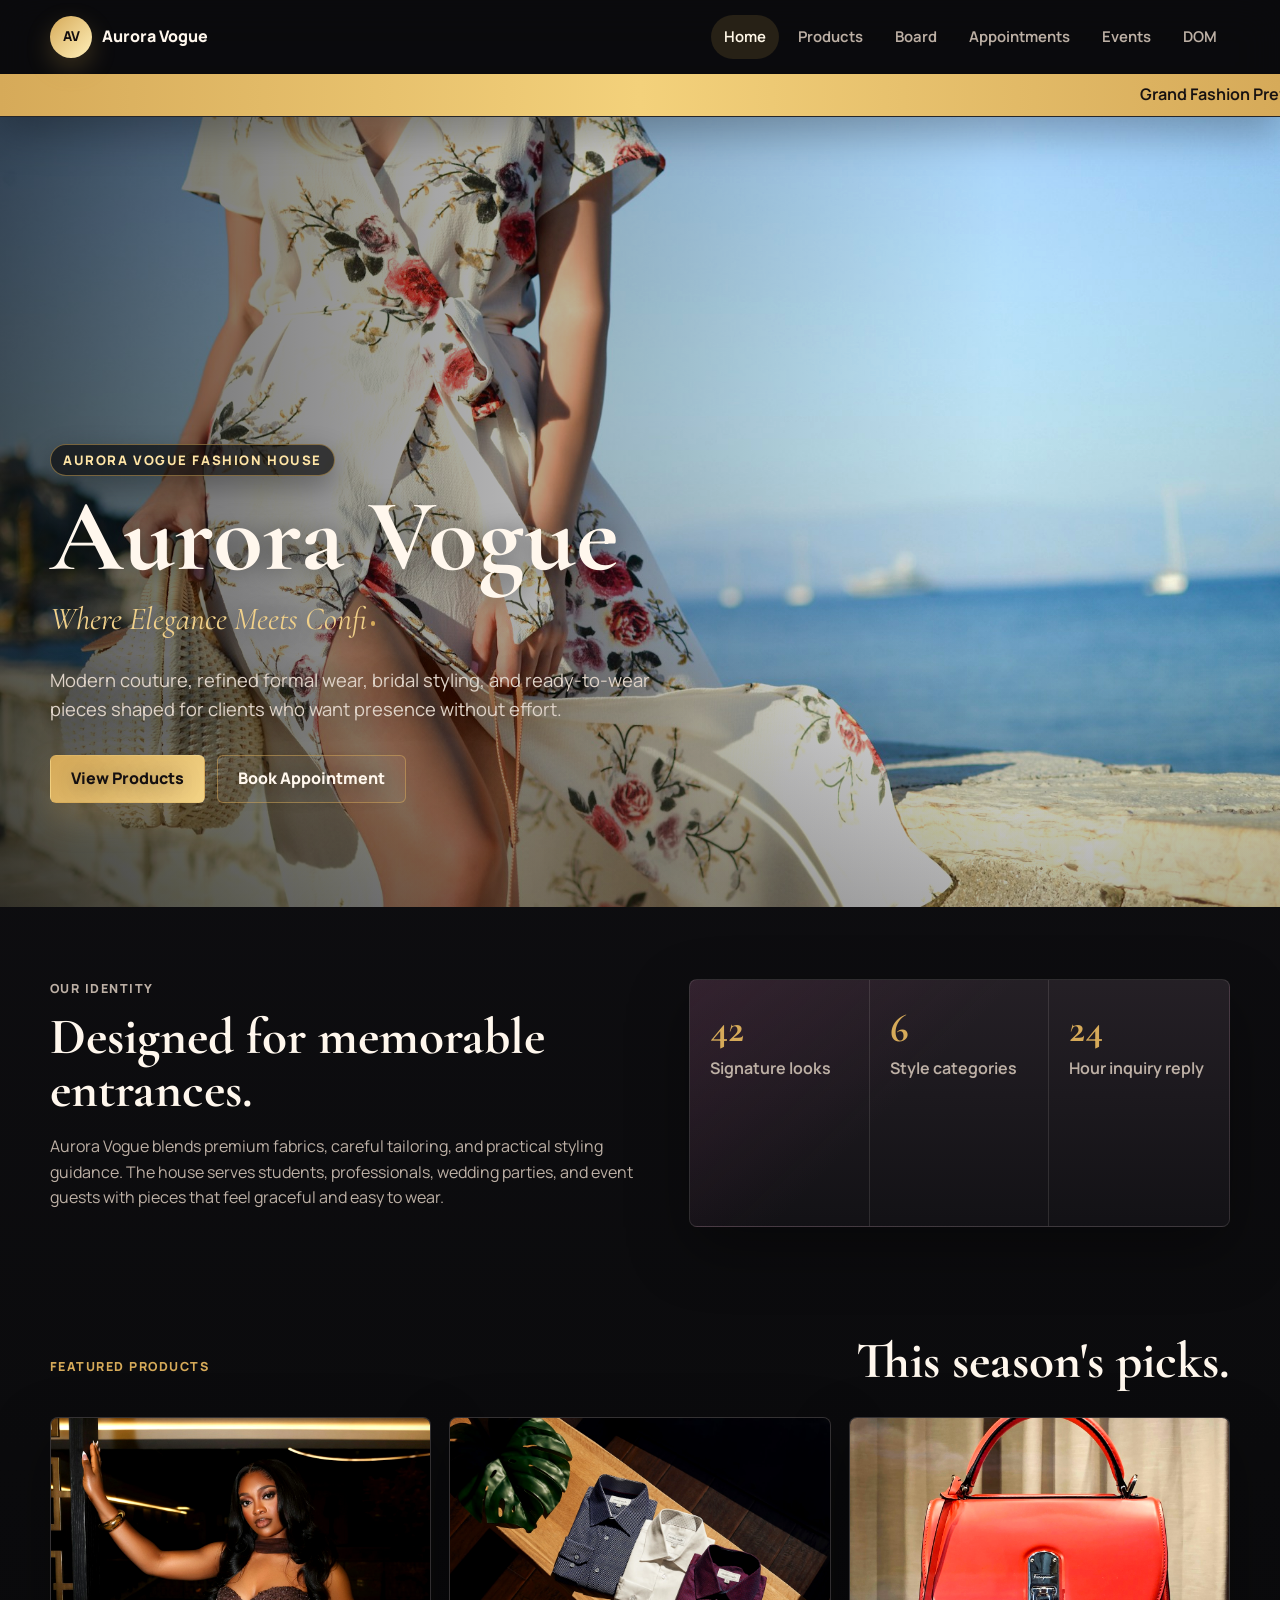
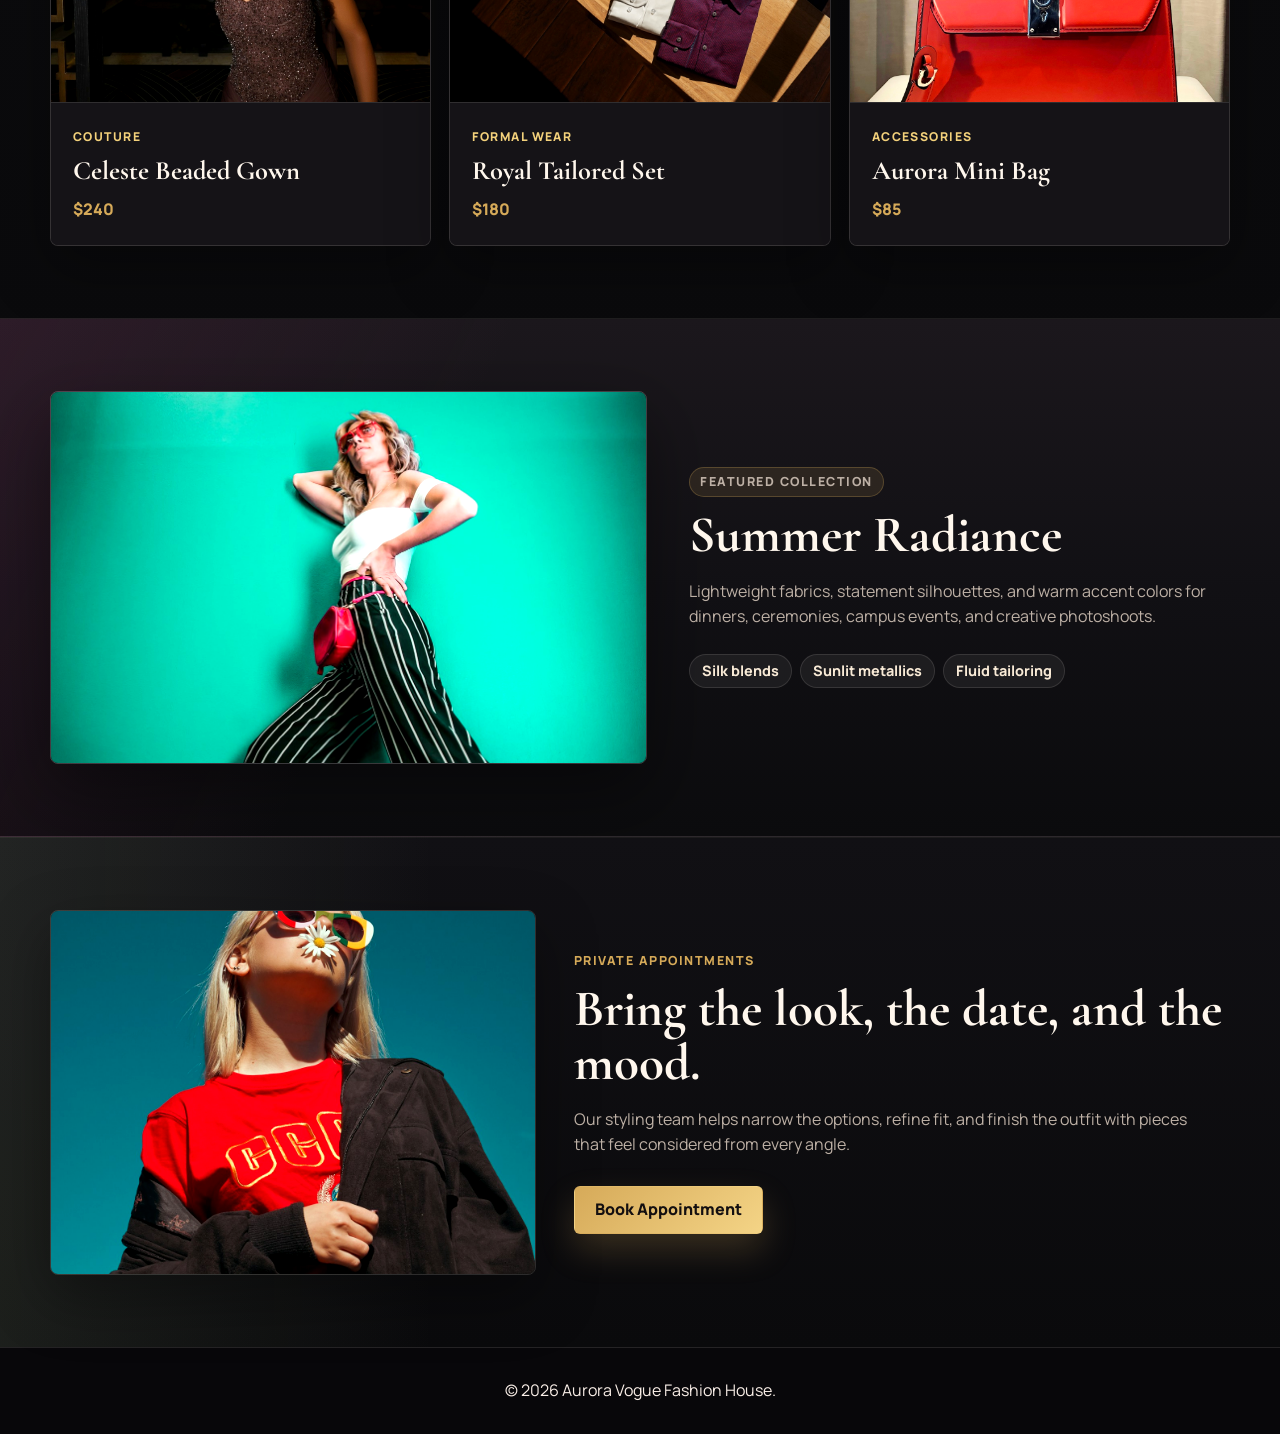
<file: index.html>
<!DOCTYPE html>
<html lang="en">
<head>
  <meta charset="UTF-8">
  <meta name="viewport" content="width=device-width, initial-scale=1.0">
  <title>Aurora Vogue | Fashion House</title>
  <link rel="stylesheet" href="styles.css">
  <script src="script.js" defer></script>
</head>
<body data-page="home">
  <header class="site-header">
    <nav class="nav-shell" aria-label="Main navigation">
      <a class="brand" href="index.html" aria-label="Aurora Vogue home">
        <span class="brand-mark">AV</span>
        <span>Aurora Vogue</span>
      </a>
      <button class="menu-toggle" type="button" aria-label="Open navigation" aria-expanded="false">Menu</button>
      <div class="nav-links">
        <a href="index.html">Home</a>
        <a href="products.html">Products</a>
        <a href="board.html">Board</a>
        <a href="appointments.html">Appointments</a>
        <a href="events.html">Events</a>
        <a href="dom.html">DOM</a>
      </div>
    </nav>
    <marquee class="ticker" behavior="scroll" direction="left">
      Grand Fashion Preview: September 1, 2026 | Bridal couture fittings open every Friday | Student showcase discount: 15% off selected pieces
    </marquee>
  </header>

  <main>
    <section class="hero">
      <img class="hero-image" src="assets/hero-fashion.jpg" alt="Elegant fashion model wearing a flowing couture dress">
      <div class="hero-overlay"></div>
      <div class="hero-content reveal">
        <p class="eyebrow">Aurora Vogue Fashion House</p>
        <h1>Aurora Vogue</h1>
        <p class="typing-motto" data-title="Where Elegance Meets Confidence." aria-label="Where Elegance Meets Confidence.">Where Elegance Meets Confidence.</p>
        <p>Modern couture, refined formal wear, bridal styling, and ready-to-wear pieces shaped for clients who want presence without effort.</p>
        <div class="hero-actions">
          <a class="button primary" href="products.html">View Products</a>
          <a class="button secondary" href="appointments.html">Book Appointment</a>
        </div>
      </div>
    </section>

    <section class="section atelier-intro">
      <div class="section-copy reveal">
        <p class="eyebrow">Our Identity</p>
        <h2>Designed for memorable entrances.</h2>
        <p>Aurora Vogue blends premium fabrics, careful tailoring, and practical styling guidance. The house serves students, professionals, wedding parties, and event guests with pieces that feel graceful and easy to wear.</p>
      </div>
      <div class="metric-strip reveal" aria-label="Fashion house highlights">
        <div>
          <strong data-count="42">0</strong>
          <span>Signature looks</span>
        </div>
        <div>
          <strong data-count="6">0</strong>
          <span>Style categories</span>
        </div>
        <div>
          <strong data-count="24">0</strong>
          <span>Hour inquiry reply</span>
        </div>
      </div>
    </section>

    <section class="section lookbook-section" aria-labelledby="lookbookTitle">
      <div class="section-heading reveal">
        <p class="eyebrow">Featured Products</p>
        <h2 id="lookbookTitle">This season's picks.</h2>
      </div>
      <div class="lookbook-grid">
        <a class="lookbook-card reveal" href="products.html" aria-label="View Celeste Beaded Gown">
          <img src="assets/celeste-evening-gown.jpg" alt="Model wearing a beaded evening gown with a gold clutch" loading="lazy">
          <div class="lookbook-copy">
            <span>Couture</span>
            <h3>Celeste Beaded Gown</h3>
            <p>$240</p>
          </div>
        </a>
        <a class="lookbook-card reveal" href="products.html" aria-label="View Royal Tailored Set">
          <img src="assets/royal-tailored-set.jpg" alt="Well dressed man in tailored outfit" loading="lazy">
          <div class="lookbook-copy">
            <span>Formal Wear</span>
            <h3>Royal Tailored Set</h3>
            <p>$180</p>
          </div>
        </a>
        <a class="lookbook-card reveal" href="products.html" aria-label="View Aurora Mini Bag">
          <img src="assets/aurora-mini-bag.jpg" alt="Luxury handbag on display" loading="lazy">
          <div class="lookbook-copy">
            <span>Accessories</span>
            <h3>Aurora Mini Bag</h3>
            <p>$85</p>
          </div>
        </a>
      </div>
    </section>

    <section class="section feature-band" aria-labelledby="summerRadianceTitle">
      <div class="feature-image reveal">
        <img src="assets/summer-radiance.jpg" alt="Fashion model in a warm-toned summer outfit" loading="lazy">
      </div>
      <div class="feature-copy reveal">
        <p class="eyebrow">Featured Collection</p>
        <h2 id="summerRadianceTitle">Summer Radiance</h2>
        <p>Lightweight fabrics, statement silhouettes, and warm accent colors for dinners, ceremonies, campus events, and creative photoshoots.</p>
        <div class="collection-notes" aria-label="Collection highlights">
          <span>Silk blends</span>
          <span>Sunlit metallics</span>
          <span>Fluid tailoring</span>
        </div>
      </div>
    </section>

    <section class="home-appointment">
      <div class="home-appointment-image reveal">
        <img src="assets/appointment-styling.jpg" alt="Fashion model in a styled studio portrait" loading="lazy">
      </div>
      <div class="home-appointment-copy reveal">
        <p class="eyebrow">Private Appointments</p>
        <h2>Bring the look, the date, and the mood.</h2>
        <p>Our styling team helps narrow the options, refine fit, and finish the outfit with pieces that feel considered from every angle.</p>
        <div class="appointment-actions">
          <a class="button primary" href="appointments.html">Book Appointment</a>
        </div>
      </div>
    </section>
  </main>

  <footer class="site-footer">
    <p>&copy; <span data-year></span> Aurora Vogue Fashion House.</p>
  </footer>
</body>
</html>
</file>
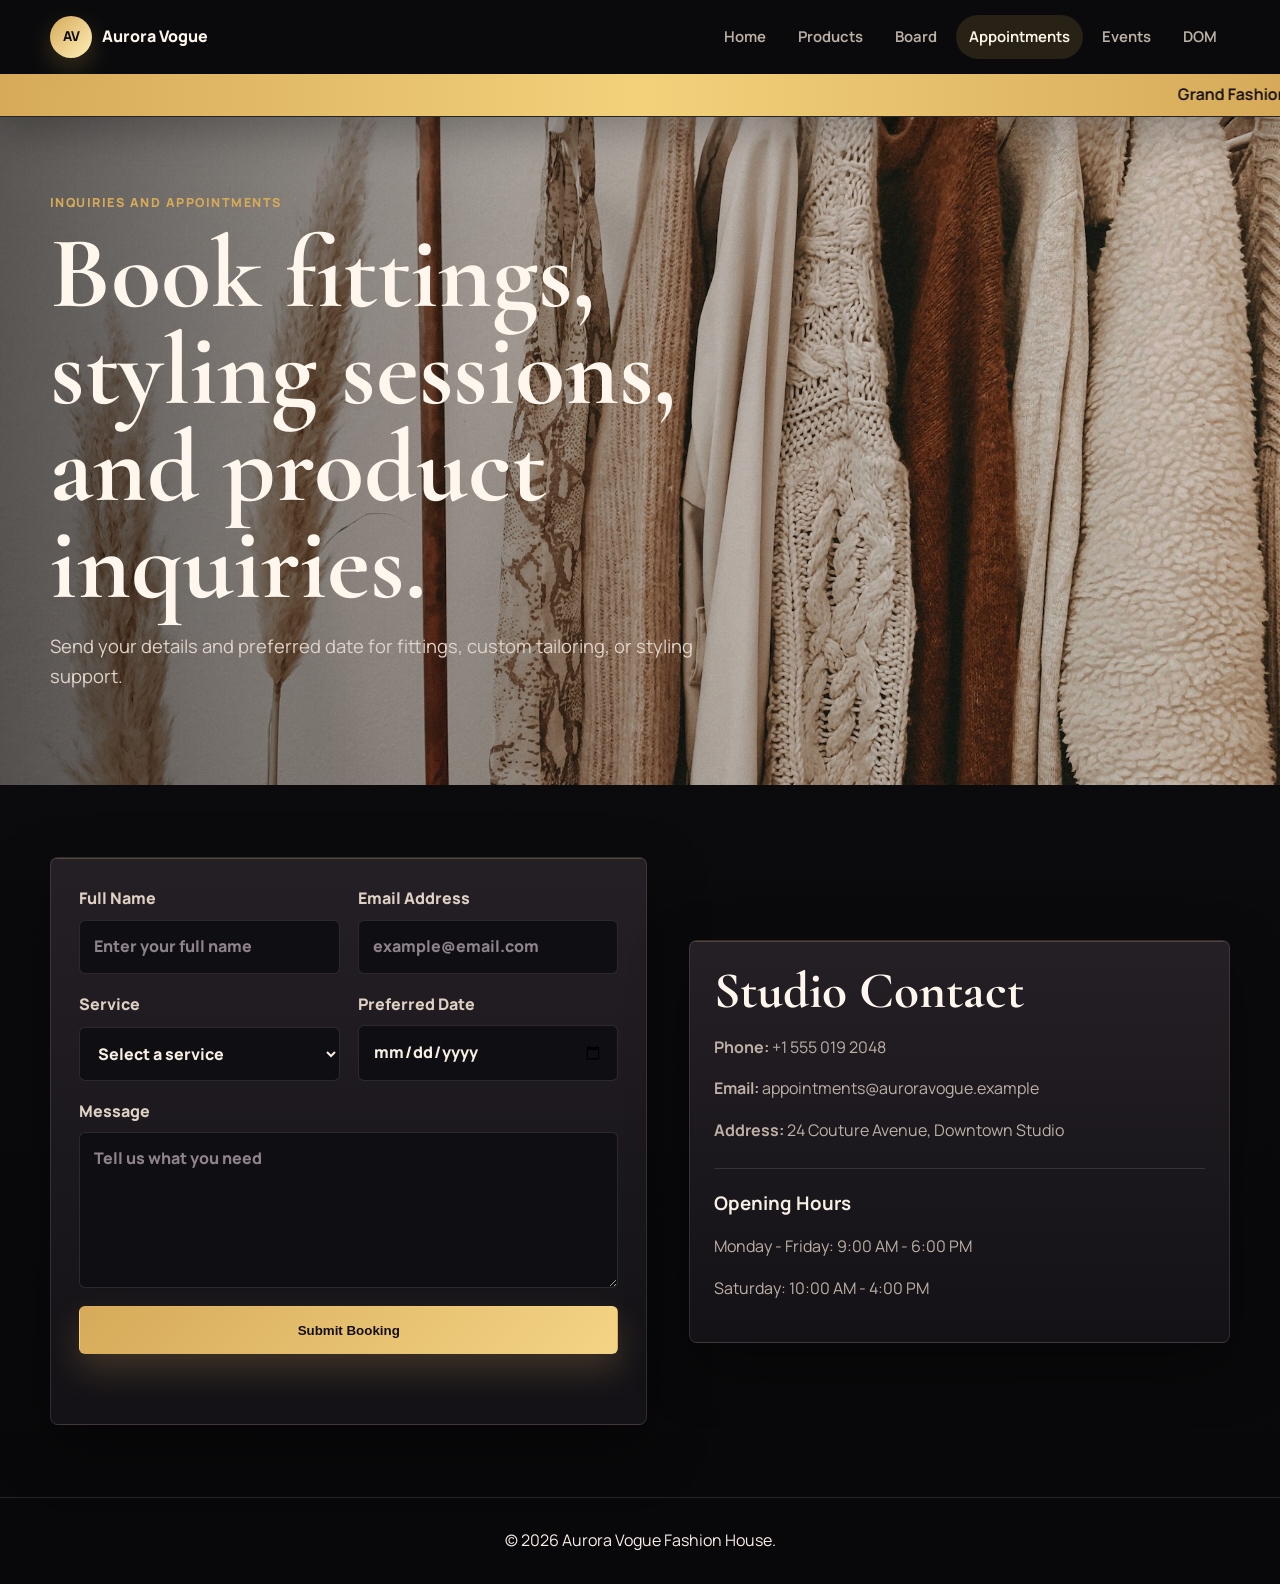
<file: appointments.html>
<!DOCTYPE html>
<html lang="en">
<head>
  <meta charset="UTF-8">
  <meta name="viewport" content="width=device-width, initial-scale=1.0">
  <title>Appointments | Aurora Vogue</title>
  <link rel="stylesheet" href="styles.css">
  <script src="script.js" defer></script>
</head>
<body data-page="appointments">
  <header class="site-header">
    <nav class="nav-shell" aria-label="Main navigation">
      <a class="brand" href="index.html"><span class="brand-mark">AV</span><span>Aurora Vogue</span></a>
      <button class="menu-toggle" type="button" aria-label="Open navigation" aria-expanded="false">Menu</button>
      <div class="nav-links">
        <a href="index.html">Home</a>
        <a href="products.html">Products</a>
        <a href="board.html">Board</a>
        <a href="appointments.html">Appointments</a>
        <a href="events.html">Events</a>
        <a href="dom.html">DOM</a>
      </div>
    </nav>
    <marquee class="ticker" behavior="scroll" direction="left">
      Grand Fashion Preview: September 1, 2026 | Bridal couture fittings open every Friday | Student showcase discount: 15% off selected pieces
    </marquee>
  </header>

  <main>
    <section class="page-hero appointment-hero">
      <div class="page-hero-inner reveal">
        <p class="eyebrow">Inquiries and Appointments</p>
        <h1>Book fittings, styling sessions, and product inquiries.</h1>
        <p>Send your details and preferred date for fittings, custom tailoring, or styling support.</p>
      </div>
    </section>

    <section class="section contact-layout">
      <form class="appointment-form reveal" id="appointmentForm">
        <label>
          Full Name
          <input type="text" name="name" placeholder="Enter your full name" required>
        </label>
        <label>
          Email Address
          <input type="email" name="email" placeholder="example@email.com" required>
        </label>
        <label>
          Service
          <select name="service" required>
            <option value="">Select a service</option>
            <option>Bridal consultation</option>
            <option>Custom tailoring</option>
            <option>Product inquiry</option>
            <option>Event styling</option>
          </select>
        </label>
        <label>
          Preferred Date
          <input type="date" name="date" required>
        </label>
        <label class="full-span">
          Message
          <textarea name="message" rows="5" placeholder="Tell us what you need"></textarea>
        </label>
        <button class="button primary full-span" type="submit">Submit Booking</button>
        <p class="form-status full-span" id="formStatus" role="status"></p>
      </form>

      <aside class="contact-panel reveal">
        <h2>Studio Contact</h2>
        <p><strong>Phone:</strong> +1 555 019 2048</p>
        <p><strong>Email:</strong> appointments@auroravogue.example</p>
        <p><strong>Address:</strong> 24 Couture Avenue, Downtown Studio</p>
        <div class="hours">
          <h3>Opening Hours</h3>
          <p>Monday - Friday: 9:00 AM - 6:00 PM</p>
          <p>Saturday: 10:00 AM - 4:00 PM</p>
        </div>
      </aside>
    </section>
  </main>

  <footer class="site-footer">
    <p>&copy; <span data-year></span> Aurora Vogue Fashion House.</p>
  </footer>
</body>
</html>
</file>
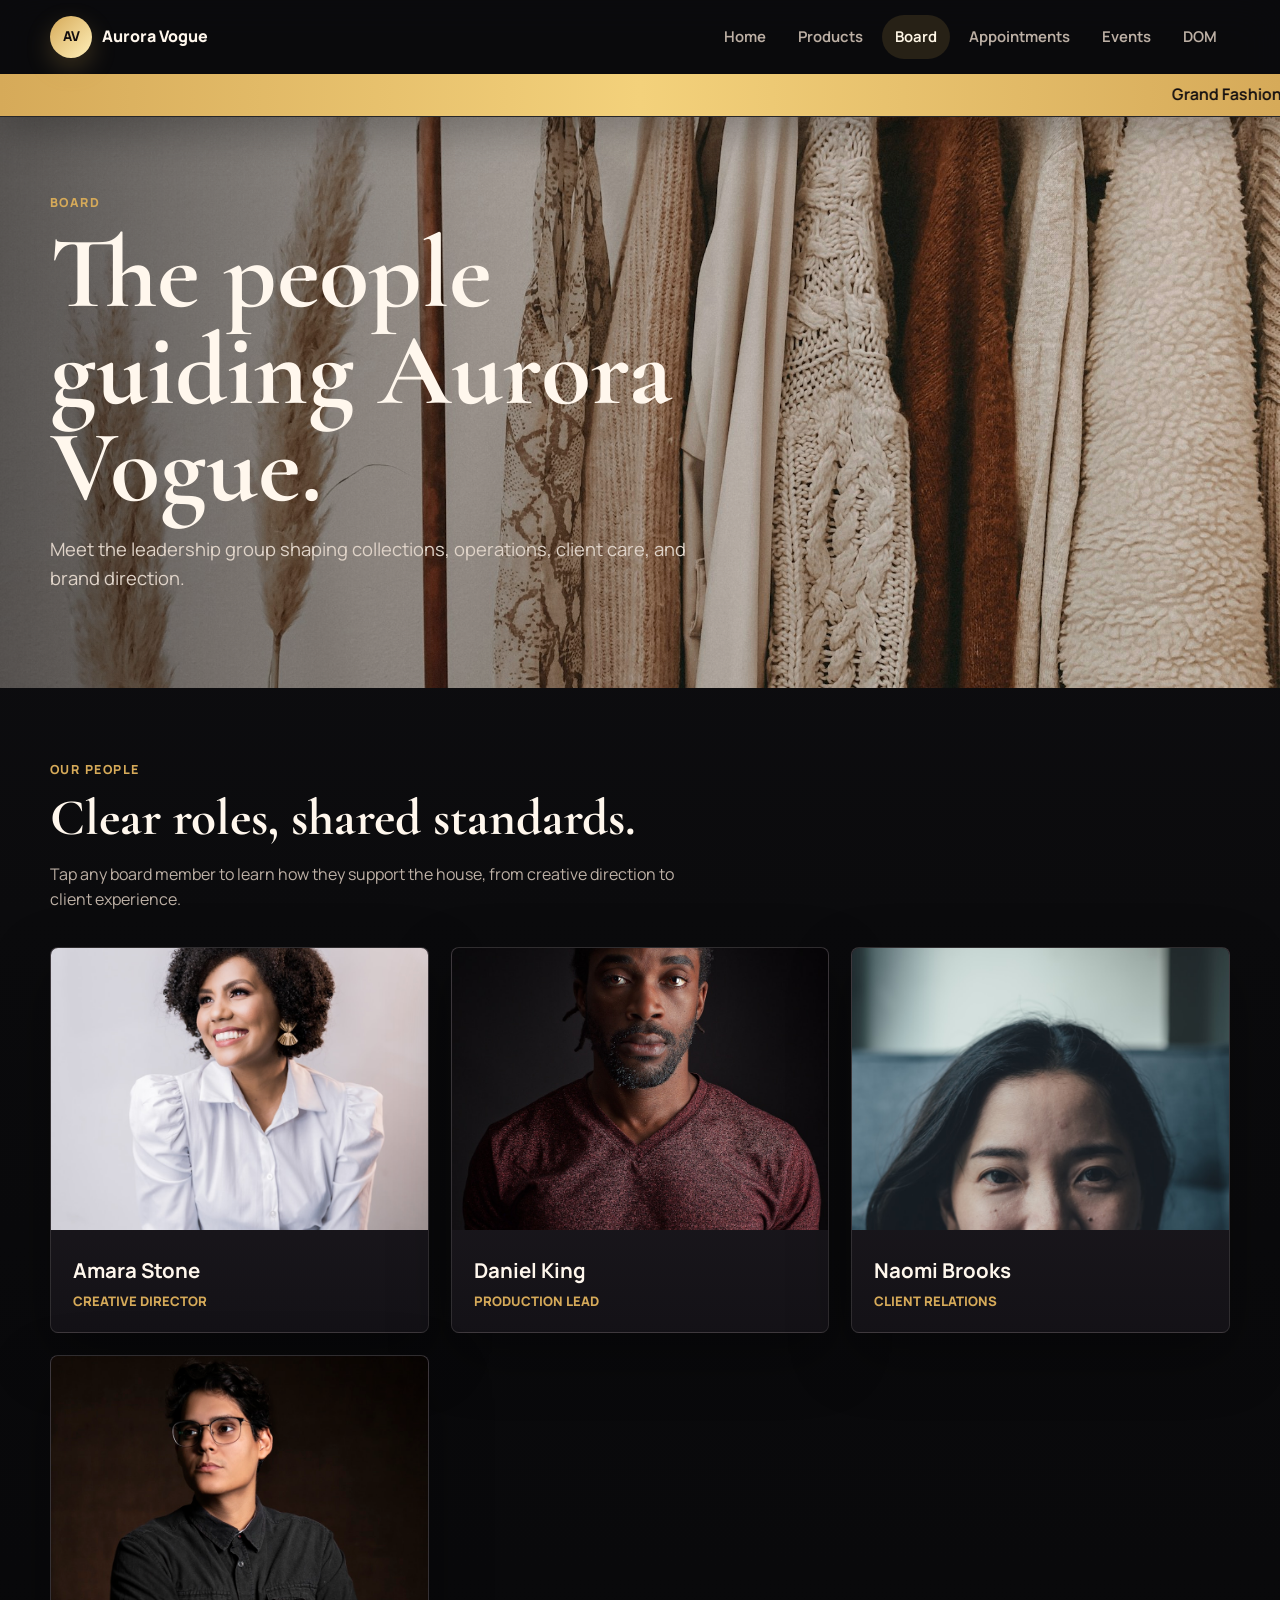
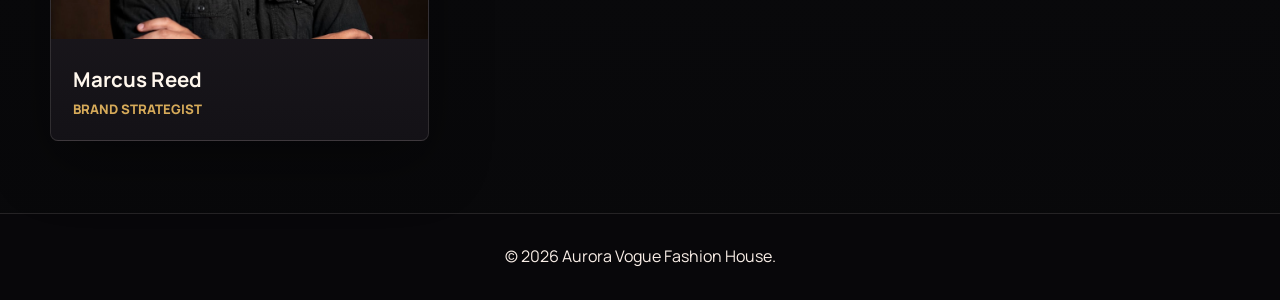
<file: board.html>
<!DOCTYPE html>
<html lang="en">
<head>
  <meta charset="UTF-8">
  <meta name="viewport" content="width=device-width, initial-scale=1.0">
  <title>Board | Aurora Vogue</title>
  <link rel="stylesheet" href="styles.css">
  <script src="script.js" defer></script>
</head>
<body data-page="board">
  <header class="site-header">
    <nav class="nav-shell" aria-label="Main navigation">
      <a class="brand" href="index.html"><span class="brand-mark">AV</span><span>Aurora Vogue</span></a>
      <button class="menu-toggle" type="button" aria-label="Open navigation" aria-expanded="false">Menu</button>
      <div class="nav-links">
        <a href="index.html">Home</a>
        <a href="products.html">Products</a>
        <a href="board.html">Board</a>
        <a href="appointments.html">Appointments</a>
        <a href="events.html">Events</a>
        <a href="dom.html">DOM</a>
      </div>
    </nav>
    <marquee class="ticker" behavior="scroll" direction="left">
      Grand Fashion Preview: September 1, 2026 | Bridal couture fittings open every Friday | Student showcase discount: 15% off selected pieces
    </marquee>
  </header>

  <main>
    <section class="page-hero board-hero">
      <div class="page-hero-inner reveal">
        <p class="eyebrow">Board</p>
        <h1>The people guiding Aurora Vogue.</h1>
        <p>Meet the leadership group shaping collections, operations, client care, and brand direction.</p>
      </div>
    </section>

    <section class="section board-section">
      <div class="board-intro reveal">
        <p class="eyebrow">Our People</p>
        <h2>Clear roles, shared standards.</h2>
        <p>Tap any board member to learn how they support the house, from creative direction to client experience.</p>
      </div>
      <div class="board-grid">
        <article class="member-card reveal" tabindex="0" role="button" data-name="Amara Stone" data-role="Creative Director" data-img="assets/amara-stone.jpg" data-bio="Amara leads Aurora Vogue's visual language, seasonal themes, styling direction, and couture standards. She reviews every collection for elegance, balance, and a clear point of view.">
          <div class="member-img-wrap">
            <img src="assets/amara-stone.jpg" alt="Professional portrait for Amara Stone" loading="lazy">
            <div class="member-overlay"><span>View Profile</span></div>
          </div>
          <div class="member-info">
            <h2 class="member-name">Amara Stone</h2>
            <p class="member-role">Creative Director</p>
          </div>
        </article>
        <article class="member-card reveal" tabindex="0" role="button" data-name="Daniel King" data-role="Production Lead" data-img="assets/daniel-king.jpg" data-bio="Daniel manages garment workflow, fitting schedules, fabric handling, and finishing checks so each piece moves from concept to final look with care.">
          <div class="member-img-wrap">
            <img src="assets/daniel-king.jpg" alt="Professional portrait for Daniel King" loading="lazy">
            <div class="member-overlay"><span>View Profile</span></div>
          </div>
          <div class="member-info">
            <h2 class="member-name">Daniel King</h2>
            <p class="member-role">Production Lead</p>
          </div>
        </article>
        <article class="member-card reveal" tabindex="0" role="button" data-name="Naomi Brooks" data-role="Client Relations" data-img="assets/naomi-brooks.jpg" data-bio="Naomi coordinates appointments, styling notes, client feedback, and special occasion planning so each client feels guided before, during, and after their fitting.">
          <div class="member-img-wrap">
            <img src="assets/naomi-brooks.jpg" alt="Professional portrait for Naomi Brooks" loading="lazy">
            <div class="member-overlay"><span>View Profile</span></div>
          </div>
          <div class="member-info">
            <h2 class="member-name">Naomi Brooks</h2>
            <p class="member-role">Client Relations</p>
          </div>
        </article>
        <article class="member-card reveal" tabindex="0" role="button" data-name="Marcus Reed" data-role="Brand Strategist" data-img="assets/marcus-reed.jpg" data-bio="Marcus shapes campaign ideas, event presence, partnerships, and the public voice of Aurora Vogue across launches and community moments.">
          <div class="member-img-wrap">
            <img src="assets/marcus-reed.jpg" alt="Professional portrait for Marcus Reed" loading="lazy">
            <div class="member-overlay"><span>View Profile</span></div>
          </div>
          <div class="member-info">
            <h2 class="member-name">Marcus Reed</h2>
            <p class="member-role">Brand Strategist</p>
          </div>
        </article>
      </div>
    </section>

    <div class="modal-backdrop" id="memberModal" aria-hidden="true">
      <div class="modal-box" role="dialog" aria-modal="true" aria-labelledby="modalName">
        <button class="modal-close" id="modalClose" type="button" aria-label="Close profile">&times;</button>
        <div class="modal-body">
          <img class="modal-img" id="modalImg" src="assets/amara-stone.jpg" alt="">
          <div class="modal-text">
            <p class="eyebrow">Board Member</p>
            <h2 id="modalName">Amara Stone</h2>
            <p class="modal-role" id="modalRole">Creative Director</p>
            <p class="modal-bio" id="modalBio"></p>
          </div>
        </div>
      </div>
    </div>
  </main>

  <footer class="site-footer">
    <p>&copy; <span data-year></span> Aurora Vogue Fashion House.</p>
  </footer>
</body>
</html>
</file>
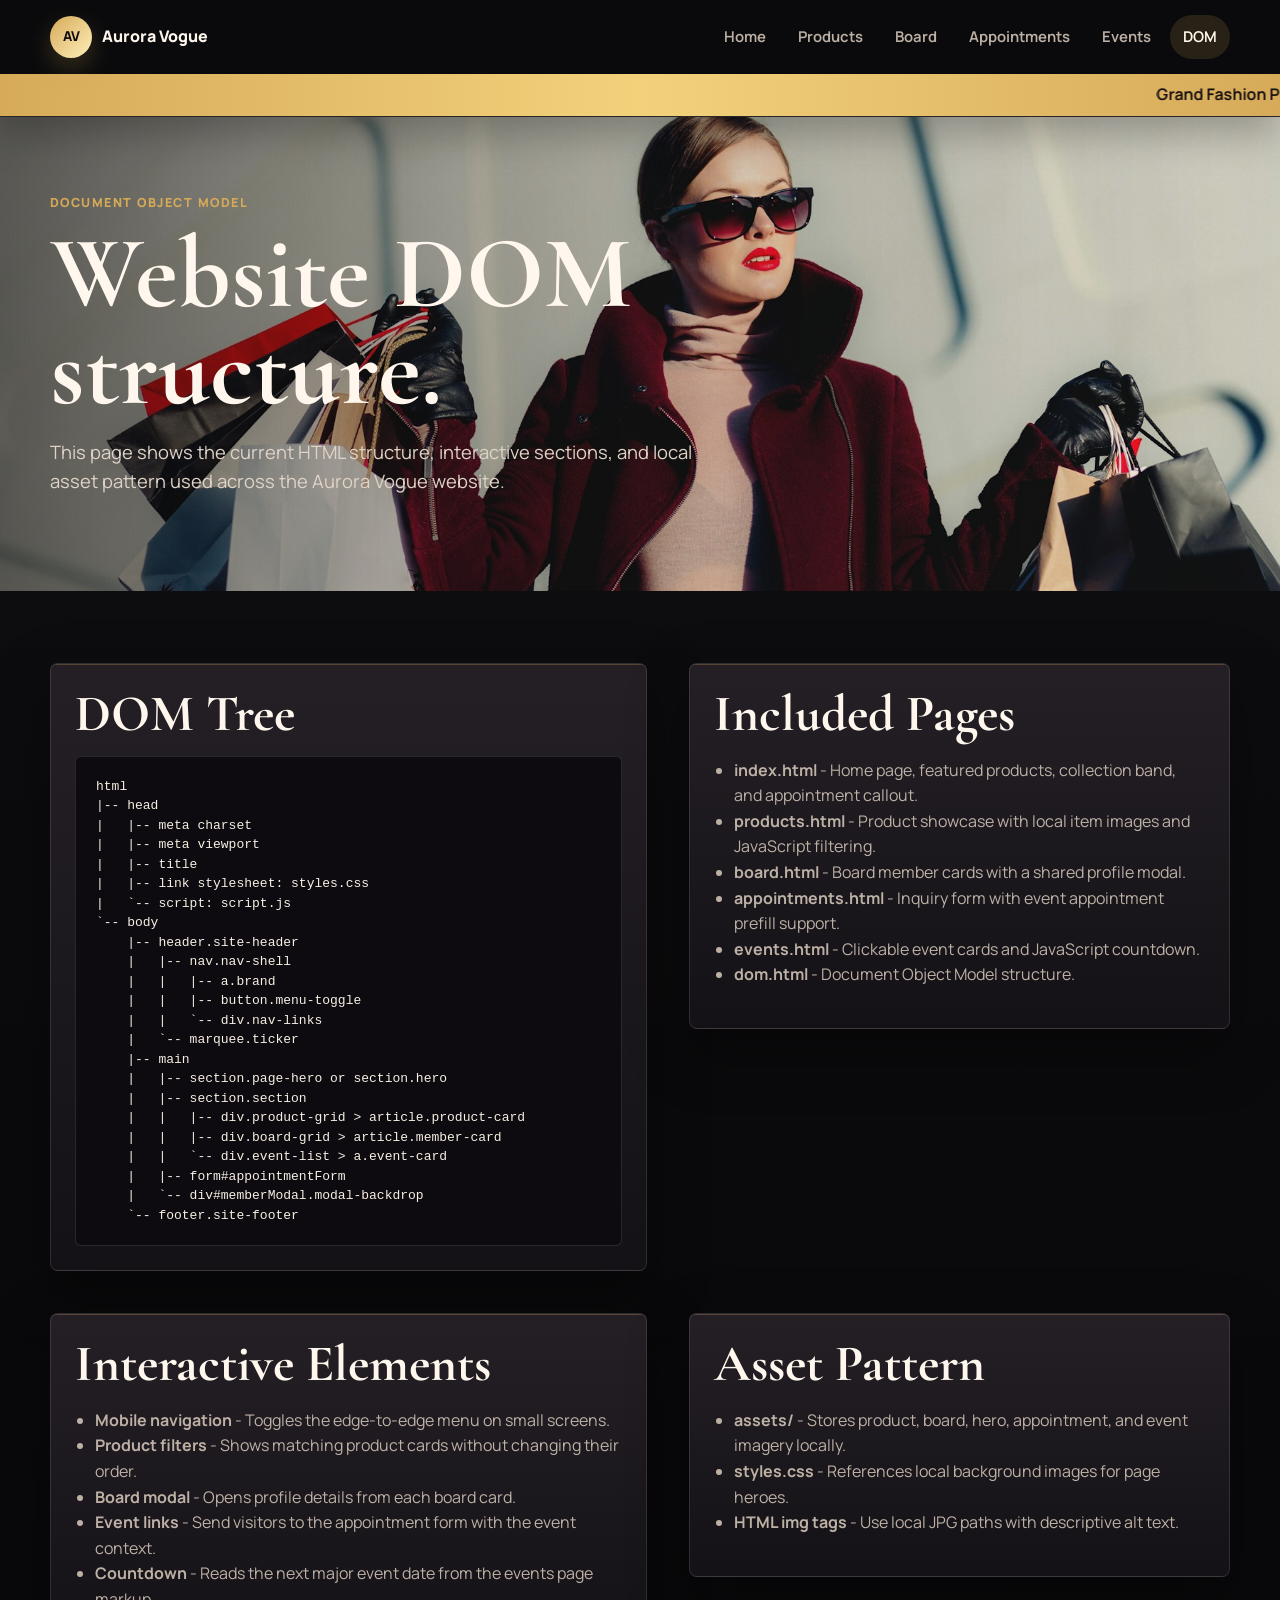
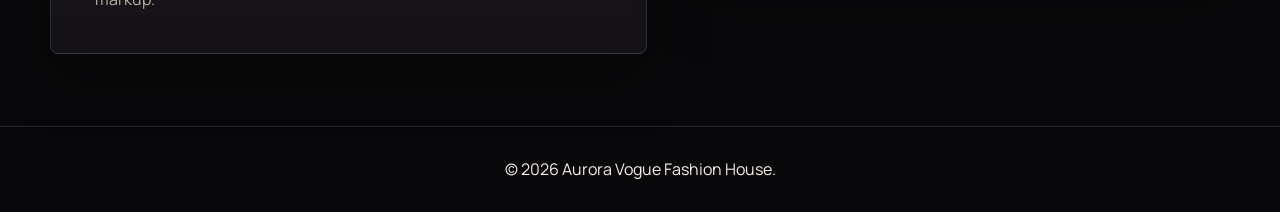
<file: dom.html>
<!DOCTYPE html>
<html lang="en">
<head>
  <meta charset="UTF-8">
  <meta name="viewport" content="width=device-width, initial-scale=1.0">
  <title>DOM Structure | Aurora Vogue</title>
  <link rel="stylesheet" href="styles.css">
  <script src="script.js" defer></script>
</head>
<body data-page="dom">
  <header class="site-header">
    <nav class="nav-shell" aria-label="Main navigation">
      <a class="brand" href="index.html"><span class="brand-mark">AV</span><span>Aurora Vogue</span></a>
      <button class="menu-toggle" type="button" aria-label="Open navigation" aria-expanded="false">Menu</button>
      <div class="nav-links">
        <a href="index.html">Home</a>
        <a href="products.html">Products</a>
        <a href="board.html">Board</a>
        <a href="appointments.html">Appointments</a>
        <a href="events.html">Events</a>
        <a href="dom.html">DOM</a>
      </div>
    </nav>
    <marquee class="ticker" behavior="scroll" direction="left">
      Grand Fashion Preview: September 1, 2026 | Bridal couture fittings open every Friday | Student showcase discount: 15% off selected pieces
    </marquee>
  </header>

  <main>
    <section class="page-hero compact">
      <div class="page-hero-inner reveal">
        <p class="eyebrow">Document Object Model</p>
        <h1>Website DOM structure.</h1>
        <p>This page shows the current HTML structure, interactive sections, and local asset pattern used across the Aurora Vogue website.</p>
      </div>
    </section>

    <section class="section dom-layout">
      <div class="dom-card reveal">
        <h2>DOM Tree</h2>
        <!-- Keep this tree in sync when major page sections or shared components change. -->
        <pre><code>html
|-- head
|   |-- meta charset
|   |-- meta viewport
|   |-- title
|   |-- link stylesheet: styles.css
|   `-- script: script.js
`-- body
    |-- header.site-header
    |   |-- nav.nav-shell
    |   |   |-- a.brand
    |   |   |-- button.menu-toggle
    |   |   `-- div.nav-links
    |   `-- marquee.ticker
    |-- main
    |   |-- section.page-hero or section.hero
    |   |-- section.section
    |   |   |-- div.product-grid > article.product-card
    |   |   |-- div.board-grid > article.member-card
    |   |   `-- div.event-list > a.event-card
    |   |-- form#appointmentForm
    |   `-- div#memberModal.modal-backdrop
    `-- footer.site-footer</code></pre>
      </div>

      <div class="dom-card reveal">
        <h2>Included Pages</h2>
        <ul class="page-list">
          <li><strong>index.html</strong> - Home page, featured products, collection band, and appointment callout.</li>
          <li><strong>products.html</strong> - Product showcase with local item images and JavaScript filtering.</li>
          <li><strong>board.html</strong> - Board member cards with a shared profile modal.</li>
          <li><strong>appointments.html</strong> - Inquiry form with event appointment prefill support.</li>
          <li><strong>events.html</strong> - Clickable event cards and JavaScript countdown.</li>
          <li><strong>dom.html</strong> - Document Object Model structure.</li>
        </ul>
      </div>

      <div class="dom-card reveal">
        <h2>Interactive Elements</h2>
        <ul class="page-list">
          <li><strong>Mobile navigation</strong> - Toggles the edge-to-edge menu on small screens.</li>
          <li><strong>Product filters</strong> - Shows matching product cards without changing their order.</li>
          <li><strong>Board modal</strong> - Opens profile details from each board card.</li>
          <li><strong>Event links</strong> - Send visitors to the appointment form with the event context.</li>
          <li><strong>Countdown</strong> - Reads the next major event date from the events page markup.</li>
        </ul>
      </div>

      <div class="dom-card reveal">
        <h2>Asset Pattern</h2>
        <ul class="page-list">
          <li><strong>assets/</strong> - Stores product, board, hero, appointment, and event imagery locally.</li>
          <li><strong>styles.css</strong> - References local background images for page heroes.</li>
          <li><strong>HTML img tags</strong> - Use local JPG paths with descriptive alt text.</li>
        </ul>
      </div>
    </section>
  </main>

  <footer class="site-footer">
    <p>&copy; <span data-year></span> Aurora Vogue Fashion House.</p>
  </footer>
</body>
</html>
</file>
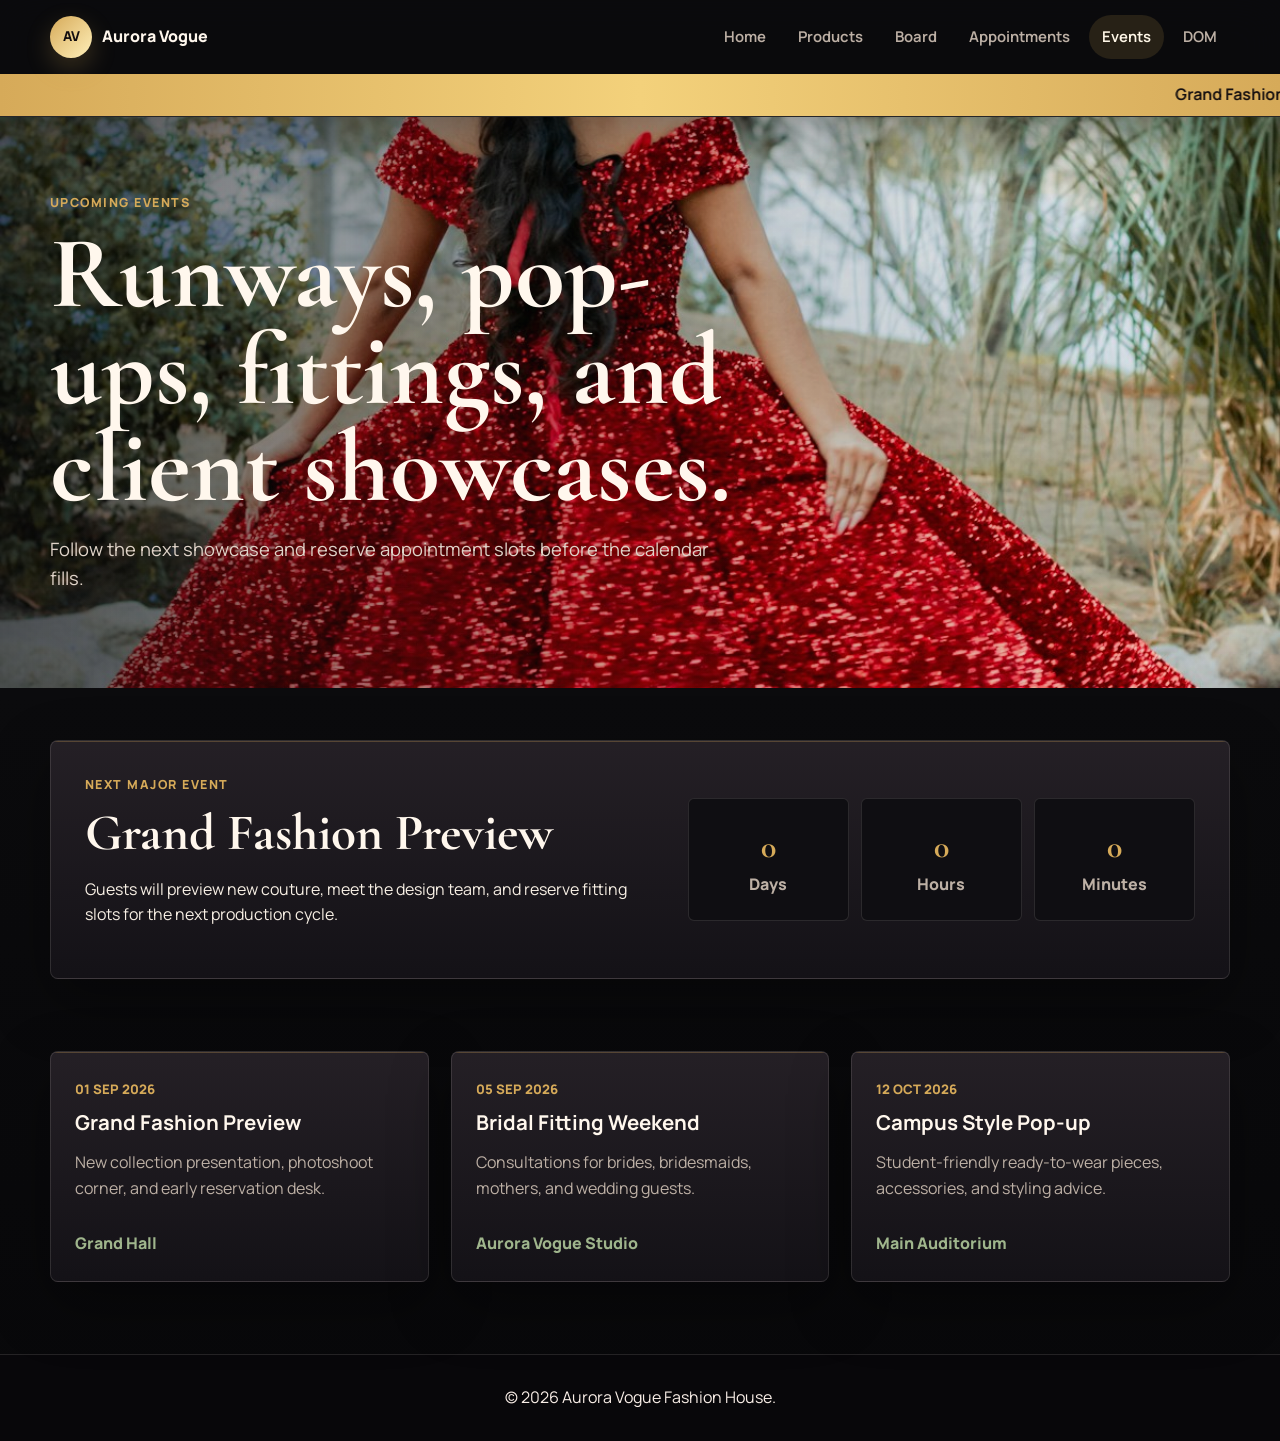
<file: events.html>
<!DOCTYPE html>
<html lang="en">
<head>
  <meta charset="UTF-8">
  <meta name="viewport" content="width=device-width, initial-scale=1.0">
  <title>Events | Aurora Vogue</title>
  <link rel="stylesheet" href="styles.css">
  <script src="script.js" defer></script>
</head>
<body data-page="events">
  <header class="site-header">
    <nav class="nav-shell" aria-label="Main navigation">
      <a class="brand" href="index.html"><span class="brand-mark">AV</span><span>Aurora Vogue</span></a>
      <button class="menu-toggle" type="button" aria-label="Open navigation" aria-expanded="false">Menu</button>
      <div class="nav-links">
        <a href="index.html">Home</a>
        <a href="products.html">Products</a>
        <a href="board.html">Board</a>
        <a href="appointments.html">Appointments</a>
        <a href="events.html">Events</a>
        <a href="dom.html">DOM</a>
      </div>
    </nav>
    <marquee class="ticker" behavior="scroll" direction="left">
      Grand Fashion Preview: September 1, 2026 | Bridal couture fittings open every Friday | Student showcase discount: 15% off selected pieces
    </marquee>
  </header>

  <main>
    <section class="page-hero events-hero">
      <div class="page-hero-inner reveal">
        <p class="eyebrow">Upcoming Events</p>
        <h1>Runways, pop-ups, fittings, and client showcases.</h1>
        <p>Follow the next showcase and reserve appointment slots before the calendar fills.</p>
      </div>
    </section>

    <section class="section event-focus reveal">
      <div>
        <p class="eyebrow">Next Major Event</p>
        <h2>Grand Fashion Preview</h2>
        <p>Guests will preview new couture, meet the design team, and reserve fitting slots for the next production cycle.</p>
      </div>
      <div class="countdown" data-event-date="2026-09-01T10:00:00">
        <div><strong data-days>0</strong><span>Days</span></div>
        <div><strong data-hours>0</strong><span>Hours</span></div>
        <div><strong data-minutes>0</strong><span>Minutes</span></div>
      </div>
    </section>

    <section class="section">
      <div class="event-list">
        <a class="event-card reveal" href="appointments.html?event=grand-fashion-preview" aria-label="Book appointment for Grand Fashion Preview">
          <time datetime="2026-09-01">01 Sep 2026</time>
          <h2>Grand Fashion Preview</h2>
          <p>New collection presentation, photoshoot corner, and early reservation desk.</p>
          <span>Grand Hall</span>
        </a>
        <a class="event-card reveal" href="appointments.html?event=bridal-fitting-weekend" aria-label="Book appointment for Bridal Fitting Weekend">
          <time datetime="2026-09-05">05 Sep 2026</time>
          <h2>Bridal Fitting Weekend</h2>
          <p>Consultations for brides, bridesmaids, mothers, and wedding guests.</p>
          <span>Aurora Vogue Studio</span>
        </a>
        <a class="event-card reveal" href="appointments.html?event=campus-style-popup" aria-label="Book appointment for Campus Style Pop-up">
          <time datetime="2026-10-12">12 Oct 2026</time>
          <h2>Campus Style Pop-up</h2>
          <p>Student-friendly ready-to-wear pieces, accessories, and styling advice.</p>
          <span>Main Auditorium</span>
        </a>
      </div>
    </section>
  </main>

  <footer class="site-footer">
    <p>&copy; <span data-year></span> Aurora Vogue Fashion House.</p>
  </footer>
</body>
</html>
</file>
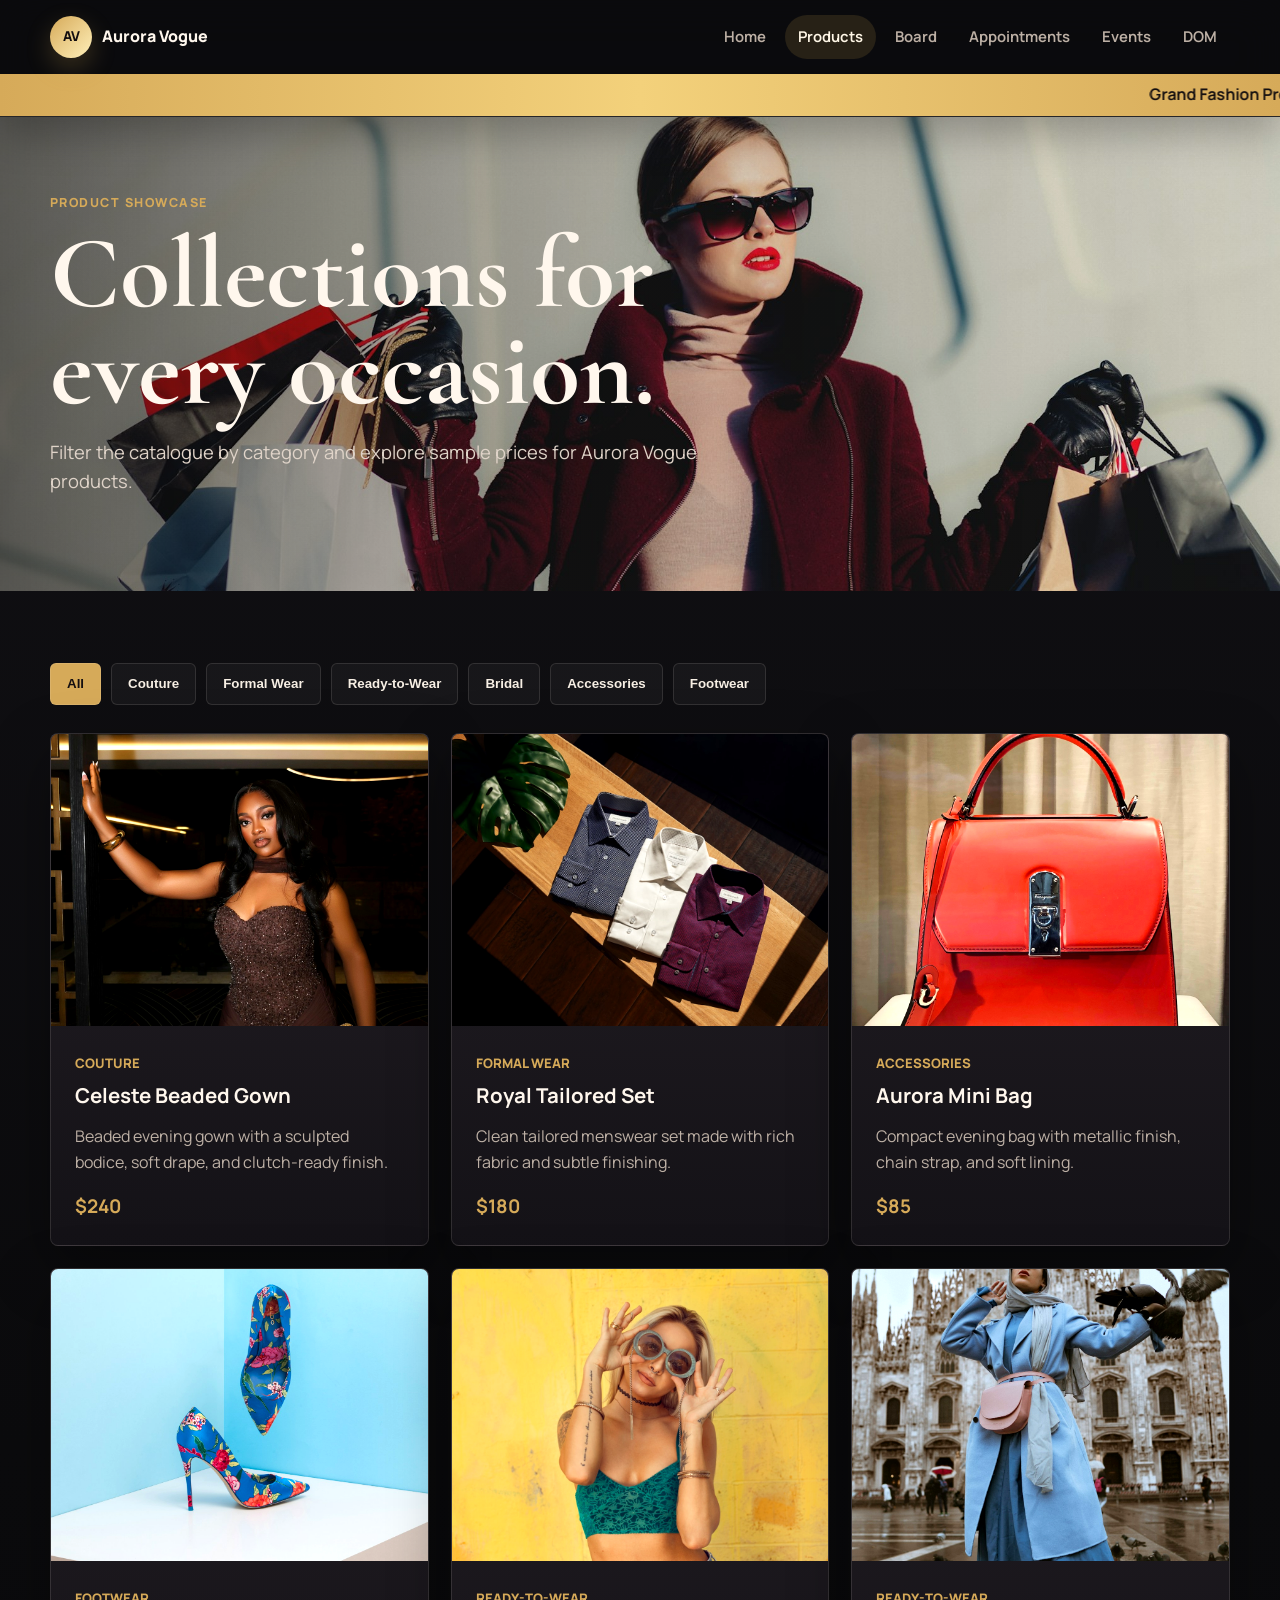
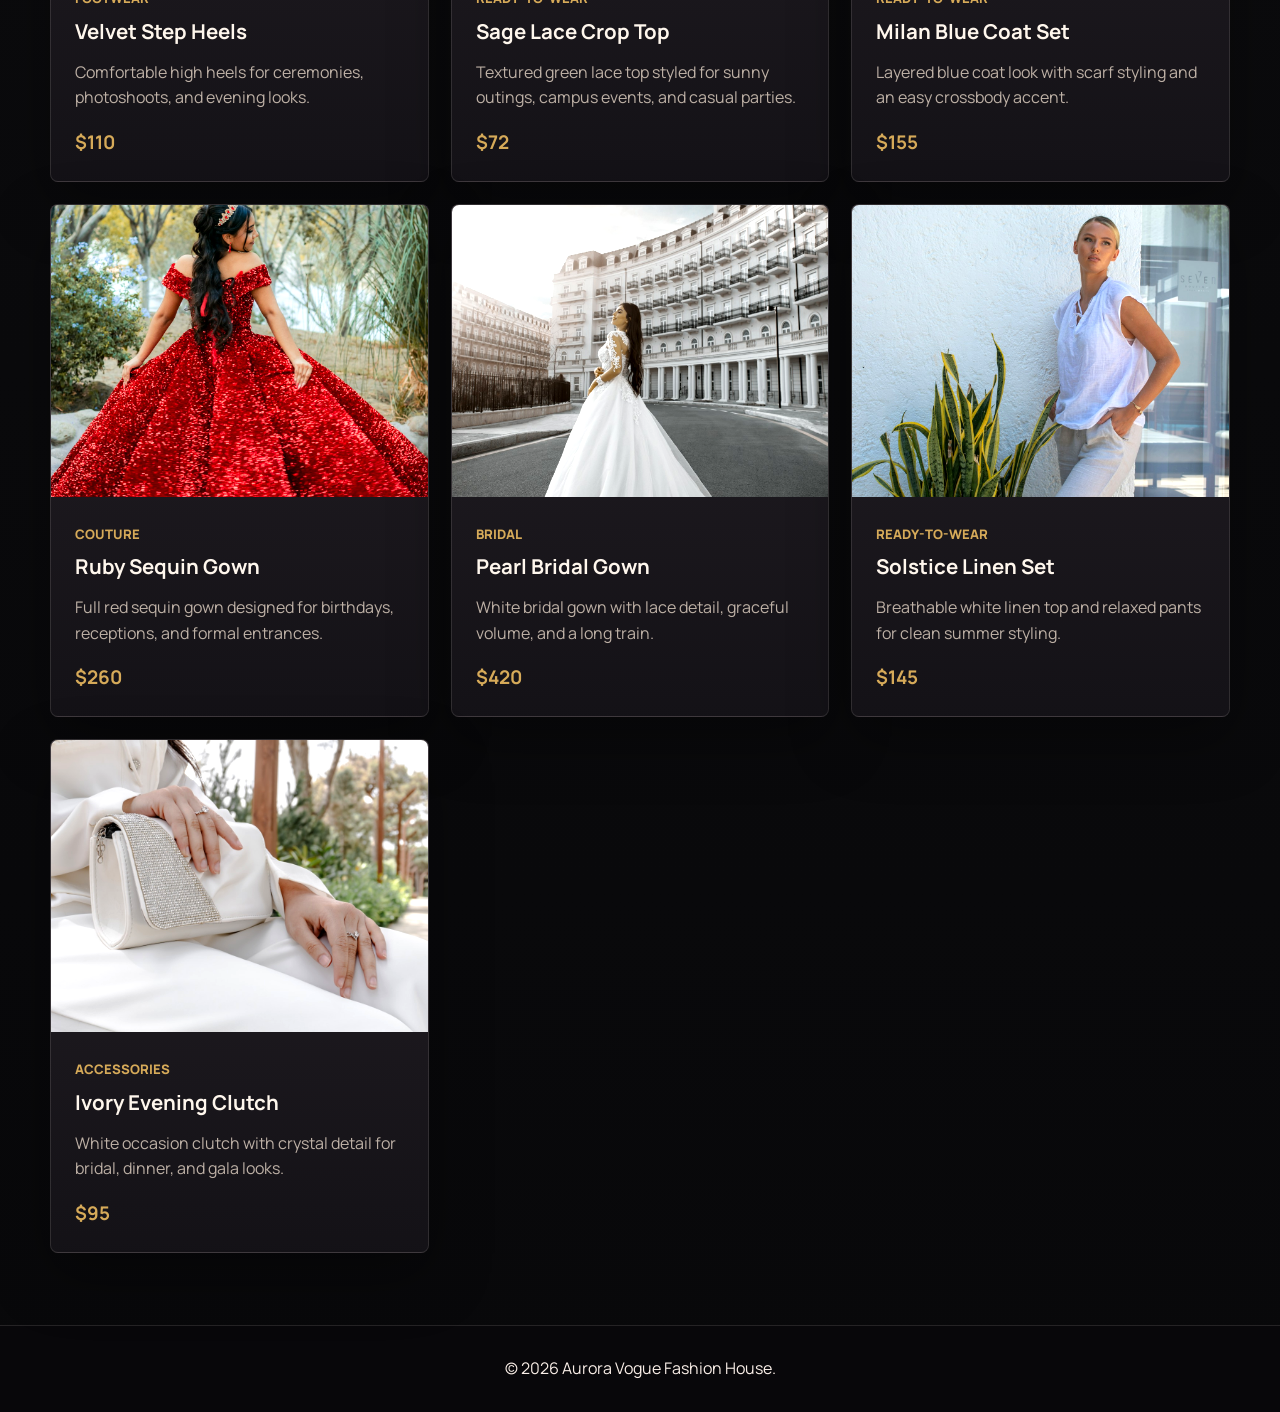
<file: products.html>
<!DOCTYPE html>
<html lang="en">
<head>
  <meta charset="UTF-8">
  <meta name="viewport" content="width=device-width, initial-scale=1.0">
  <title>Products | Aurora Vogue</title>
  <link rel="stylesheet" href="styles.css">
  <script src="script.js" defer></script>
</head>
<body data-page="products">
  <header class="site-header">
    <nav class="nav-shell" aria-label="Main navigation">
      <a class="brand" href="index.html"><span class="brand-mark">AV</span><span>Aurora Vogue</span></a>
      <button class="menu-toggle" type="button" aria-label="Open navigation" aria-expanded="false">Menu</button>
      <div class="nav-links">
        <a href="index.html">Home</a>
        <a href="products.html">Products</a>
        <a href="board.html">Board</a>
        <a href="appointments.html">Appointments</a>
        <a href="events.html">Events</a>
        <a href="dom.html">DOM</a>
      </div>
    </nav>
    <marquee class="ticker" behavior="scroll" direction="left">
      Grand Fashion Preview: September 1, 2026 | Bridal couture fittings open every Friday | Student showcase discount: 15% off selected pieces
    </marquee>
  </header>

  <main>
    <section class="page-hero compact">
      <div class="page-hero-inner reveal">
        <p class="eyebrow">Product Showcase</p>
        <h1>Collections for every occasion.</h1>
        <p>Filter the catalogue by category and explore sample prices for Aurora Vogue products.</p>
      </div>
    </section>

    <section class="section">
      <div class="toolbar reveal" aria-label="Product filters">
        <button class="filter-btn active" data-filter="all" type="button">All</button>
        <button class="filter-btn" data-filter="Couture" type="button">Couture</button>
        <button class="filter-btn" data-filter="Formal Wear" type="button">Formal Wear</button>
        <button class="filter-btn" data-filter="Ready-to-Wear" type="button">Ready-to-Wear</button>
        <button class="filter-btn" data-filter="Bridal" type="button">Bridal</button>
        <button class="filter-btn" data-filter="Accessories" type="button">Accessories</button>
        <button class="filter-btn" data-filter="Footwear" type="button">Footwear</button>
      </div>

      <div class="product-grid">
        <article class="product-card reveal" data-category="Couture">
          <img src="assets/celeste-evening-gown.jpg" alt="Model wearing a beaded evening gown with a gold clutch">
          <div>
            <span>Couture</span>
            <h2>Celeste Beaded Gown</h2>
            <p>Beaded evening gown with a sculpted bodice, soft drape, and clutch-ready finish.</p>
            <strong>$240</strong>
          </div>
        </article>
        <article class="product-card reveal" data-category="Formal Wear">
          <img src="assets/royal-tailored-set.jpg" alt="Well dressed man in tailored outfit">
          <div>
            <span>Formal Wear</span>
            <h2>Royal Tailored Set</h2>
            <p>Clean tailored menswear set made with rich fabric and subtle finishing.</p>
            <strong>$180</strong>
          </div>
        </article>
        <article class="product-card reveal" data-category="Accessories">
          <img src="assets/aurora-mini-bag.jpg" alt="Structured luxury handbag on display">
          <div>
            <span>Accessories</span>
            <h2>Aurora Mini Bag</h2>
            <p>Compact evening bag with metallic finish, chain strap, and soft lining.</p>
            <strong>$85</strong>
          </div>
        </article>
        <article class="product-card reveal" data-category="Footwear">
          <img src="assets/velvet-step-heels.jpg" alt="Elegant blush high heel shoes">
          <div>
            <span>Footwear</span>
            <h2>Velvet Step Heels</h2>
            <p>Comfortable high heels for ceremonies, photoshoots, and evening looks.</p>
            <strong>$110</strong>
          </div>
        </article>
        <article class="product-card reveal" data-category="Ready-to-Wear">
          <img src="assets/opal-cocktail-dress.jpg" alt="Woman wearing a green lace crop top and round sunglasses">
          <div>
            <span>Ready-to-Wear</span>
            <h2>Sage Lace Crop Top</h2>
            <p>Textured green lace top styled for sunny outings, campus events, and casual parties.</p>
            <strong>$72</strong>
          </div>
        </article>
        <article class="product-card reveal" data-category="Ready-to-Wear">
          <img src="assets/ember-print-wrap.jpg" alt="Model wearing a blue coat set with a pink crossbody bag">
          <div>
            <span>Ready-to-Wear</span>
            <h2>Milan Blue Coat Set</h2>
            <p>Layered blue coat look with scarf styling and an easy crossbody accent.</p>
            <strong>$155</strong>
          </div>
        </article>
        <article class="product-card reveal" data-category="Couture">
          <img src="assets/ruby-evening-gown.jpg" alt="Model wearing a full red sequin gown">
          <div>
            <span>Couture</span>
            <h2>Ruby Sequin Gown</h2>
            <p>Full red sequin gown designed for birthdays, receptions, and formal entrances.</p>
            <strong>$260</strong>
          </div>
        </article>
        <article class="product-card reveal" data-category="Bridal">
          <img src="assets/pearl-bridal-gown.jpg" alt="Bride wearing a white gown with a long train">
          <div>
            <span>Bridal</span>
            <h2>Pearl Bridal Gown</h2>
            <p>White bridal gown with lace detail, graceful volume, and a long train.</p>
            <strong>$420</strong>
          </div>
        </article>
        <article class="product-card reveal" data-category="Ready-to-Wear">
          <img src="assets/solstice-linen-set.jpg" alt="Woman wearing a white linen top and light linen pants">
          <div>
            <span>Ready-to-Wear</span>
            <h2>Solstice Linen Set</h2>
            <p>Breathable white linen top and relaxed pants for clean summer styling.</p>
            <strong>$145</strong>
          </div>
        </article>
        <article class="product-card reveal" data-category="Accessories">
          <img src="assets/ivory-evening-clutch.jpg" alt="White evening clutch with crystal detail">
          <div>
            <span>Accessories</span>
            <h2>Ivory Evening Clutch</h2>
            <p>White occasion clutch with crystal detail for bridal, dinner, and gala looks.</p>
            <strong>$95</strong>
          </div>
        </article>
      </div>
    </section>
  </main>

  <footer class="site-footer">
    <p>&copy; <span data-year></span> Aurora Vogue Fashion House.</p>
  </footer>
</body>
</html>
</file>
<file: styles.css>
@import url("https://fonts.googleapis.com/css2?family=Cormorant+Garamond:wght@600;700&family=Manrope:wght@400;600;700;800&display=swap");

:root {
  --ink: #f7efe4;
  --muted: #bdb0a5;
  --paper: #0b0b0d;
  --ivory: #19171a;
  --surface: #151317;
  --surface-soft: #201b20;
  --surface-lift: #252026;
  --rose: #d15f75;
  --plum: #6f2d55;
  --gold: #d6aa59;
  --sage: #9fb58c;
  --line: rgba(247, 239, 228, 0.12);
  --shadow: 0 22px 60px rgba(0, 0, 0, 0.36);
}

* {
  box-sizing: border-box;
}

html {
  scroll-behavior: smooth;
}

body {
  margin: 0;
  font-family: "Manrope", "Segoe UI", Arial, sans-serif;
  color: var(--ink);
  background: linear-gradient(180deg, #111014 0%, #0b0b0d 48%, #08080a 100%);
  line-height: 1.6;
}

img {
  display: block;
  max-width: 100%;
}

a {
  color: inherit;
  text-decoration: none;
}

.site-header {
  position: sticky;
  top: 0;
  z-index: 20;
  background: rgba(11, 11, 13, 0.9);
  border-bottom: 1px solid var(--line);
  box-shadow: 0 16px 40px rgba(0, 0, 0, 0.28);
  backdrop-filter: blur(20px);
}

.nav-shell {
  width: min(1180px, calc(100% - 32px));
  margin: 0 auto;
  min-height: 74px;
  display: flex;
  align-items: center;
  justify-content: space-between;
  gap: 24px;
}

.brand {
  display: inline-flex;
  align-items: center;
  gap: 10px;
  font-weight: 800;
  letter-spacing: 0;
  white-space: nowrap;
  color: #fff7ed;
}

.brand-mark {
  width: 42px;
  height: 42px;
  display: grid;
  place-items: center;
  border-radius: 50%;
  color: #120d10;
  background: linear-gradient(135deg, var(--gold), #fff0ba);
  font-size: 0.85rem;
  box-shadow: 0 10px 26px rgba(214, 170, 89, 0.24);
}

.nav-links {
  display: flex;
  align-items: center;
  gap: 6px;
}

.nav-links a {
  padding: 10px 13px;
  border-radius: 999px;
  color: var(--muted);
  font-weight: 650;
  font-size: 0.93rem;
}

.nav-links a:hover,
.nav-links a.active {
  color: #fff7e7;
  background: rgba(214, 170, 89, 0.14);
}

.menu-toggle {
  display: none;
  position: relative;
  width: 44px;
  height: 44px;
  border: 1px solid var(--line);
  border-radius: 6px;
  background: #1c171d;
  color: var(--ink);
  font-size: 0;
  font-weight: 850;
  cursor: pointer;
  box-shadow: 0 10px 24px rgba(0, 0, 0, 0.26);
  transition: background 160ms ease, border-color 160ms ease, box-shadow 160ms ease;
}

.menu-toggle::before,
.menu-toggle::after {
  content: "";
  position: absolute;
  left: 50%;
  top: 50%;
  width: 20px;
  height: 2px;
  border-radius: 999px;
  background: #fff7e7;
  transition: transform 160ms ease, box-shadow 160ms ease;
}

.menu-toggle::before {
  box-shadow: 0 7px 0 #fff7e7;
  transform: translate(-50%, -7px);
}

.menu-toggle::after {
  transform: translate(-50%, 7px);
}

.menu-toggle:hover,
.menu-toggle.is-open {
  border-color: rgba(214, 170, 89, 0.46);
  background: #261f25;
}

.menu-toggle.is-open::before {
  box-shadow: none;
  transform: translate(-50%, -50%) rotate(45deg);
}

.menu-toggle.is-open::after {
  transform: translate(-50%, -50%) rotate(-45deg);
}

.ticker {
  display: block;
  padding: 8px 0;
  color: #140f10;
  background: linear-gradient(90deg, var(--gold), #f3d17b, var(--gold));
  font-weight: 650;
}

.hero {
  position: relative;
  min-height: calc(100vh - 110px);
  display: grid;
  align-items: end;
  overflow: hidden;
}

.hero-image {
  position: absolute;
  inset: 0;
  width: 100%;
  height: 100%;
  object-fit: cover;
  filter: brightness(1.08) contrast(1.04) saturate(1.08);
}

.hero-overlay {
  position: absolute;
  inset: 0;
  background:
    linear-gradient(90deg, rgba(8, 8, 10, 0.66), rgba(8, 8, 10, 0.24) 48%, rgba(8, 8, 10, 0.02) 78%),
    linear-gradient(0deg, rgba(8, 8, 10, 0.32), transparent 42%);
}

.hero-content {
  position: relative;
  z-index: 1;
  width: min(1180px, calc(100% - 32px));
  margin: 0 auto;
  padding: 86px 0 104px;
  color: #fff7ed;
  text-shadow: 0 2px 24px rgba(0, 0, 0, 0.55);
}

.hero-content h1,
.page-hero h1 {
  margin: 0;
  max-width: 760px;
  font-size: clamp(3rem, 8vw, 6.6rem);
  line-height: 0.95;
  font-family: "Cormorant Garamond", Georgia, "Times New Roman", serif;
  letter-spacing: 0;
}

.typing-motto {
  display: block;
  min-height: 1.5em;
  margin: 14px 0 0;
  color: #f0d08a;
  font-family: "Cormorant Garamond", Georgia, "Times New Roman", serif;
  font-size: clamp(1.25rem, 3vw, 2rem);
  font-style: italic;
  line-height: 1.25;
  white-space: nowrap;
}

.typing-motto.is-typing::after {
  content: "";
  display: inline-block;
  width: 0.13em;
  height: 0.13em;
  margin-left: 0.12em;
  background: var(--gold);
  border-radius: 50%;
  vertical-align: 0.12em;
  box-shadow: 0 0 18px rgba(214, 170, 89, 0.52);
  animation: dotPulse 1.15s ease-in-out infinite;
}

@keyframes dotPulse {
  0%,
  100% {
    opacity: 0.35;
    transform: scale(0.72);
  }

  50% {
    opacity: 1;
    transform: scale(1);
  }
}

.hero-content p:not(.eyebrow):not(.typing-motto),
.page-hero p:not(.eyebrow) {
  max-width: 660px;
  font-size: 1.15rem;
  color: #dfd3c8;
}

.eyebrow {
  margin: 0 0 12px;
  color: var(--gold);
  text-transform: uppercase;
  font-size: 0.78rem;
  font-weight: 800;
  letter-spacing: 0.12em;
}

.hero-content .eyebrow {
  display: inline-flex;
  align-items: center;
  min-height: 32px;
  padding: 0 12px;
  color: #ffe5a6;
  background: rgba(8, 8, 10, 0.68);
  border: 1px solid rgba(214, 170, 89, 0.5);
  border-radius: 999px;
  font-size: 0.82rem;
  font-weight: 900;
  text-shadow: none;
  box-shadow: 0 10px 28px rgba(0, 0, 0, 0.32);
}

.hero-actions {
  display: flex;
  flex-wrap: wrap;
  gap: 12px;
  margin-top: 30px;
}

.button {
  display: inline-flex;
  align-items: center;
  justify-content: center;
  min-height: 48px;
  padding: 0 20px;
  border: 1px solid transparent;
  border-radius: 6px;
  font-weight: 800;
  cursor: pointer;
  transition: transform 160ms ease, box-shadow 160ms ease, background 160ms ease;
}

.button:hover {
  transform: translateY(-2px);
}

.button.primary {
  color: #140f10;
  background: linear-gradient(135deg, var(--gold), #f4d486);
  box-shadow: 0 16px 34px rgba(214, 170, 89, 0.22);
}

.button.secondary {
  color: #fff7ed;
  border-color: rgba(214, 170, 89, 0.52);
  background: rgba(255, 255, 255, 0.06);
}

.section {
  width: min(1180px, calc(100% - 32px));
  margin: 0 auto;
  padding: 72px 0;
}

.atelier-intro,
.feature-band,
.contact-layout,
.dom-layout,
.event-focus {
  display: grid;
  grid-template-columns: 1.05fr 0.95fr;
  gap: 42px;
  align-items: center;
}

.section-copy h2,
.feature-copy h2,
.event-focus h2,
.dom-card h2,
.contact-panel h2 {
  margin: 0 0 14px;
  font-size: clamp(2rem, 4vw, 3.5rem);
  line-height: 1.05;
  font-family: "Cormorant Garamond", Georgia, "Times New Roman", serif;
  letter-spacing: 0;
  color: #fff7ed;
}

.section-copy p,
.feature-copy p {
  color: var(--muted);
}

.atelier-intro {
  align-items: stretch;
}

.metric-strip {
  display: grid;
  grid-template-columns: repeat(3, 1fr);
  border: 1px solid var(--line);
  background:
    linear-gradient(135deg, rgba(111, 45, 85, 0.2), transparent 42%),
    linear-gradient(180deg, rgba(37, 32, 38, 0.98), rgba(19, 18, 22, 0.98));
  box-shadow: var(--shadow);
  border-radius: 8px;
  overflow: hidden;
}

.metric-strip div {
  padding: 28px 20px;
  border-right: 1px solid var(--line);
}

.metric-strip div:last-child {
  border-right: 0;
}

.metric-strip strong {
  display: block;
  color: var(--gold);
  font-size: 2.5rem;
  line-height: 1;
  font-family: "Cormorant Garamond", Georgia, "Times New Roman", serif;
}

.metric-strip span {
  display: block;
  margin-top: 8px;
  color: var(--muted);
  font-weight: 650;
}

.section-heading {
  display: flex;
  align-items: end;
  justify-content: space-between;
  gap: 28px;
  margin-bottom: 28px;
}

.section-heading h2 {
  max-width: 760px;
  margin: 0;
  color: #fff7ed;
  font-family: "Cormorant Garamond", Georgia, "Times New Roman", serif;
  font-size: clamp(2rem, 4vw, 3.4rem);
  line-height: 1.05;
  letter-spacing: 0;
}

.lookbook-section {
  padding-top: 36px;
}

.lookbook-grid {
  display: grid;
  grid-template-columns: repeat(3, minmax(0, 1fr));
  gap: 18px;
}

.lookbook-card {
  display: grid;
  grid-template-rows: auto 1fr;
  position: relative;
  overflow: hidden;
  border-radius: 8px;
  border: 1px solid rgba(247, 239, 228, 0.14);
  background: #151317;
  box-shadow: var(--shadow);
}

.lookbook-card img {
  width: 100%;
  aspect-ratio: 4 / 3;
  height: auto;
  object-fit: cover;
  filter: brightness(1.02) contrast(1.04) saturate(1.08);
  transition: transform 260ms ease, filter 260ms ease;
}

.lookbook-card:hover img {
  transform: scale(1.035);
  filter: brightness(1.08) contrast(1.05) saturate(1.12);
}

.lookbook-copy {
  min-height: 118px;
  padding: 20px 22px 22px;
  color: #fff7ed;
  background: #151317;
  border-top: 1px solid rgba(247, 239, 228, 0.12);
}

.lookbook-card span {
  color: #f3d17b;
  font-size: 0.76rem;
  font-weight: 900;
  letter-spacing: 0.12em;
  text-transform: uppercase;
}

.lookbook-card h3 {
  margin: 8px 0 0;
  max-width: 360px;
  font-family: "Cormorant Garamond", Georgia, "Times New Roman", serif;
  font-size: 1.65rem;
  line-height: 1.08;
  letter-spacing: 0;
}

.lookbook-copy p {
  margin: 12px 0 0;
  color: var(--gold);
  font-weight: 850;
}

.feature-band {
  position: relative;
  width: 100%;
  overflow: hidden;
  padding-inline: max(16px, calc((100vw - 1180px) / 2));
  background:
    linear-gradient(115deg, rgba(111, 45, 85, 0.22), transparent 34%),
    linear-gradient(180deg, #1b171c 0%, #111014 52%, #0b0b0d 100%);
  border-top: 1px solid rgba(247, 239, 228, 0.08);
  border-bottom: 1px solid rgba(247, 239, 228, 0.08);
}

.feature-image {
  position: relative;
  isolation: isolate;
}

.feature-image img {
  width: 100%;
  aspect-ratio: 16 / 10;
  object-fit: cover;
  box-shadow: 0 28px 70px rgba(0, 0, 0, 0.44);
  border: 1px solid rgba(247, 239, 228, 0.18);
  border-radius: 8px;
  filter: brightness(1.12) contrast(1.05) saturate(1.08);
}

.feature-copy {
  position: relative;
  z-index: 1;
  max-width: 560px;
}

.feature-copy .eyebrow {
  display: inline-flex;
  align-items: center;
  min-height: 30px;
  padding: 0 10px;
  background: rgba(214, 170, 89, 0.12);
  border: 1px solid rgba(214, 170, 89, 0.26);
  border-radius: 999px;
}

.collection-notes {
  display: flex;
  flex-wrap: wrap;
  gap: 8px;
  margin-top: 24px;
}

.collection-notes span {
  display: inline-flex;
  align-items: center;
  min-height: 34px;
  padding: 0 12px;
  color: #f8ead6;
  background: rgba(255, 255, 255, 0.06);
  border: 1px solid rgba(247, 239, 228, 0.12);
  border-radius: 999px;
  font-size: 0.9rem;
  font-weight: 750;
}

.home-appointment {
  width: 100%;
  margin: 0;
  padding: 72px max(16px, calc((100vw - 1180px) / 2));
  display: grid;
  grid-template-columns: minmax(280px, 0.74fr) 1fr;
  gap: 38px;
  align-items: center;
  background:
    linear-gradient(90deg, rgba(159, 181, 140, 0.12), transparent 34%),
    linear-gradient(180deg, #111014, #0a0a0c);
  border-top: 1px solid rgba(247, 239, 228, 0.08);
}

.home-appointment-image {
  min-height: 0;
  overflow: hidden;
  border-radius: 8px;
  border: 1px solid rgba(247, 239, 228, 0.14);
  box-shadow: var(--shadow);
}

.home-appointment-image img {
  width: 100%;
  aspect-ratio: 4 / 3;
  height: auto;
  object-fit: cover;
  filter: brightness(1.06) contrast(1.04) saturate(1.08);
}

.home-appointment-copy {
  padding: 0;
}

.home-appointment-copy h2 {
  margin: 0 0 14px;
  max-width: 720px;
  font-family: "Cormorant Garamond", Georgia, "Times New Roman", serif;
  font-size: clamp(2rem, 4vw, 3.5rem);
  line-height: 1.05;
  letter-spacing: 0;
  color: #fff7ed;
}

.home-appointment-copy p:not(.eyebrow) {
  max-width: 620px;
  color: var(--muted);
}

.appointment-actions {
  display: flex;
  flex-wrap: wrap;
  gap: 12px;
  margin-top: 28px;
}

.page-hero {
  min-height: 430px;
  display: grid;
  align-items: end;
  color: #fff7ed;
  /* Page hero images are local so the static site works without remote image hotlinks. */
  background:
    linear-gradient(90deg, rgba(8, 8, 10, 0.62), rgba(8, 8, 10, 0.18), rgba(8, 8, 10, 0.02)),
    url("assets/page-hero-rack.jpg") center/cover;
}

.page-hero.compact {
  min-height: 320px;
}

.board-hero {
  background:
    linear-gradient(90deg, rgba(8, 8, 10, 0.62), rgba(8, 8, 10, 0.18), rgba(8, 8, 10, 0.02)),
    url("assets/studio-rack.jpg") center/cover;
}

.appointment-hero {
  background:
    linear-gradient(90deg, rgba(8, 8, 10, 0.62), rgba(8, 8, 10, 0.18), rgba(8, 8, 10, 0.02)),
    url("assets/studio-rack.jpg") center/cover;
}

.events-hero {
  background:
    linear-gradient(90deg, rgba(8, 8, 10, 0.62), rgba(8, 8, 10, 0.18), rgba(8, 8, 10, 0.02)),
    url("assets/ruby-evening-gown.jpg") center/cover;
}

.page-hero-inner {
  width: min(1180px, calc(100% - 32px));
  margin: 0 auto;
  padding: 76px 0;
}

.toolbar {
  display: flex;
  flex-wrap: wrap;
  gap: 10px;
  margin-bottom: 28px;
}

.filter-btn {
  min-height: 42px;
  padding: 0 16px;
  border: 1px solid var(--line);
  border-radius: 6px;
  color: var(--ink);
  background: rgba(255, 255, 255, 0.04);
  font-weight: 800;
  cursor: pointer;
  transition: background 160ms ease, border-color 160ms ease, color 160ms ease;
}

.filter-btn.active,
.filter-btn:hover {
  color: #140f10;
  background: var(--gold);
}

.product-grid,
.board-grid,
.event-list {
  display: grid;
  grid-template-columns: repeat(3, minmax(0, 1fr));
  gap: 22px;
}

.product-card,
.member-card,
.event-card,
.dom-card,
.contact-panel,
.appointment-form {
  /* Shared card shell keeps catalogue, board, event, and form surfaces visually aligned. */
  background: linear-gradient(180deg, rgba(37, 32, 38, 0.98), rgba(20, 18, 23, 0.98));
  border: 1px solid var(--line);
  border-radius: 8px;
  box-shadow: var(--shadow);
  position: relative;
  overflow: hidden;
}

.product-card::before,
.member-card::before,
.event-card::before,
.dom-card::before,
.contact-panel::before,
.appointment-form::before,
.event-focus::before {
  content: "";
  position: absolute;
  inset: 0;
  border-top: 1px solid rgba(214, 170, 89, 0.28);
  pointer-events: none;
}

.product-card {
  display: grid;
  grid-template-rows: 292px 1fr;
  overflow: hidden;
  transition: transform 180ms ease, border-color 180ms ease, box-shadow 180ms ease;
}

.product-card:hover,
.member-card:hover,
.event-card:hover {
  transform: translateY(-4px);
  border-color: rgba(214, 170, 89, 0.34);
  box-shadow: 0 28px 76px rgba(0, 0, 0, 0.42);
}

.event-card:focus-visible {
  outline: 3px solid rgba(214, 170, 89, 0.34);
  outline-offset: 4px;
}

.product-card.is-hidden {
  display: none;
}

.product-card img {
  width: 100%;
  height: 100%;
  object-fit: cover;
  filter: brightness(1.08) contrast(1.04) saturate(1.1);
  transition: transform 260ms ease, filter 260ms ease;
}

.product-card:hover img {
  transform: scale(1.04);
  filter: brightness(1.14) contrast(1.05) saturate(1.14);
}

.product-card div,
.event-card,
.dom-card,
.contact-panel {
  padding: 24px;
}

.product-card span,
.member-role,
.event-card time {
  color: var(--gold);
  font-weight: 850;
  font-size: 0.82rem;
  text-transform: uppercase;
}

.product-card h2,
.member-name,
.event-card h2 {
  margin: 8px 0;
  font-size: 1.28rem;
  line-height: 1.2;
  color: #fff7ed;
}

.product-card p,
.event-card p,
.contact-panel p,
.dom-card li {
  color: var(--muted);
}

.product-card strong {
  display: block;
  margin-top: 16px;
  font-size: 1.18rem;
  color: var(--gold);
}

.board-grid {
  grid-template-columns: repeat(3, minmax(0, 1fr));
}

.board-intro {
  max-width: 640px;
  margin-bottom: 34px;
}

.board-intro h2 {
  margin: 0 0 12px;
  color: #fff7ed;
  font-family: "Cormorant Garamond", Georgia, "Times New Roman", serif;
  font-size: clamp(2rem, 4vw, 3.4rem);
  line-height: 1.05;
}

.board-intro p:not(.eyebrow) {
  color: var(--muted);
}

.member-card {
  display: grid;
  grid-template-rows: auto 1fr;
  cursor: pointer;
  transition: transform 180ms ease, border-color 180ms ease, box-shadow 180ms ease;
}

.member-card:focus-visible {
  outline: 3px solid rgba(214, 170, 89, 0.34);
  outline-offset: 4px;
}

.member-img-wrap {
  position: relative;
  overflow: hidden;
  background: #2a242a;
}

.member-img-wrap img {
  /* Portraits keep a little headroom so mobile crops do not clip faces. */
  width: 100%;
  aspect-ratio: 4 / 3;
  object-fit: cover;
  object-position: center 28%;
  transition: transform 260ms ease, filter 260ms ease;
}

.member-card:hover .member-img-wrap img {
  transform: scale(1.04);
  filter: brightness(0.84);
}

.member-overlay {
  position: absolute;
  inset: 0;
  display: grid;
  place-items: center;
  opacity: 0;
  background: rgba(8, 8, 10, 0.68);
  transition: opacity 180ms ease;
}

.member-card:hover .member-overlay {
  opacity: 1;
}

.member-overlay span {
  min-height: 38px;
  display: inline-flex;
  align-items: center;
  padding: 0 16px;
  color: var(--gold);
  border: 1px solid rgba(214, 170, 89, 0.62);
  border-radius: 6px;
  font-size: 0.75rem;
  font-weight: 900;
  letter-spacing: 0.12em;
  text-transform: uppercase;
}

.member-info {
  padding: 20px 22px;
}

.member-role {
  margin: 0;
}

.modal-backdrop {
  position: fixed;
  inset: 0;
  z-index: 60;
  display: grid;
  place-items: center;
  padding: 24px;
  background: rgba(8, 8, 10, 0.78);
  opacity: 0;
  pointer-events: none;
  transition: opacity 180ms ease;
}

.modal-backdrop.modal-open {
  opacity: 1;
  pointer-events: auto;
}

.modal-box {
  width: min(760px, 100%);
  position: relative;
  overflow: hidden;
  border: 1px solid rgba(247, 239, 228, 0.14);
  border-radius: 8px;
  background: linear-gradient(180deg, rgba(37, 32, 38, 0.98), rgba(20, 18, 23, 0.98));
  box-shadow: 0 32px 90px rgba(0, 0, 0, 0.5);
  transform: translateY(14px);
  transition: transform 180ms ease;
}

.modal-backdrop.modal-open .modal-box {
  transform: translateY(0);
}

.modal-close {
  position: absolute;
  top: 14px;
  right: 14px;
  z-index: 1;
  width: 38px;
  height: 38px;
  border: 1px solid rgba(247, 239, 228, 0.14);
  border-radius: 6px;
  color: #fff7ed;
  background: rgba(8, 8, 10, 0.72);
  font-size: 1.5rem;
  line-height: 1;
  cursor: pointer;
}

.modal-body {
  display: grid;
  grid-template-columns: 220px 1fr;
}

.modal-img {
  width: 100%;
  height: 100%;
  min-height: 320px;
  object-fit: cover;
  background: #2a242a;
}

.modal-text {
  padding: 38px 34px;
}

.modal-text h2 {
  margin: 0 0 8px;
  color: #fff7ed;
  font-family: "Cormorant Garamond", Georgia, "Times New Roman", serif;
  font-size: 2.25rem;
  line-height: 1;
}

.modal-role {
  margin: 0 0 20px;
  color: var(--gold);
  font-weight: 850;
  letter-spacing: 0.08em;
  text-transform: uppercase;
}

.modal-bio {
  margin: 0;
  color: var(--muted);
}

.appointment-form {
  display: grid;
  grid-template-columns: repeat(2, 1fr);
  gap: 18px;
  padding: 28px;
}

.appointment-form label {
  display: grid;
  gap: 8px;
  color: #ded0c3;
  font-weight: 800;
}

.appointment-form input,
.appointment-form select,
.appointment-form textarea {
  width: 100%;
  border: 1px solid var(--line);
  border-radius: 6px;
  padding: 13px 14px;
  color: var(--ink);
  background: #0f0e12;
  font: inherit;
  transition: border-color 160ms ease, background 160ms ease, outline 160ms ease;
}

.appointment-form input::placeholder,
.appointment-form textarea::placeholder {
  color: #8e838a;
}

.appointment-form input:focus,
.appointment-form select:focus,
.appointment-form textarea:focus {
  outline: 3px solid rgba(214, 170, 89, 0.16);
  border-color: var(--gold);
}

.full-span {
  grid-column: 1 / -1;
}

.form-status {
  min-height: 24px;
  margin: 0;
  color: var(--sage);
  font-weight: 850;
}

.hours {
  margin-top: 24px;
  padding-top: 20px;
  border-top: 1px solid var(--line);
}

.hours h3 {
  margin: 0 0 8px;
}

.event-focus {
  margin-top: 52px;
  padding: 34px;
  border: 1px solid var(--line);
  background: linear-gradient(180deg, rgba(37, 32, 38, 0.98), rgba(20, 18, 23, 0.98));
  box-shadow: var(--shadow);
  position: relative;
  border-radius: 8px;
  overflow: hidden;
}

.countdown {
  display: grid;
  grid-template-columns: repeat(3, 1fr);
  gap: 12px;
}

.countdown div {
  padding: 22px 12px;
  text-align: center;
  background: #0f0e12;
  border: 1px solid var(--line);
  border-radius: 6px;
}

.countdown strong {
  display: block;
  font-size: 2rem;
  color: var(--gold);
  font-family: "Cormorant Garamond", Georgia, "Times New Roman", serif;
}

.countdown span {
  color: var(--muted);
  font-weight: 800;
}

.event-card span {
  display: inline-block;
  margin-top: 14px;
  color: var(--sage);
  font-weight: 850;
}

.dom-layout {
  align-items: start;
}

.dom-card pre {
  overflow: auto;
  margin: 0;
  padding: 20px;
  color: #f7efe4;
  background: #0d0b0f;
  border-radius: 6px;
  line-height: 1.5;
  border: 1px solid var(--line);
}

.page-list {
  padding-left: 20px;
}

.site-footer {
  display: flex;
  flex-wrap: wrap;
  justify-content: center;
  gap: 12px;
  padding: 30px max(16px, calc((100vw - 1180px) / 2));
  color: #f9eee7;
  background: #08070a;
  border-top: 1px solid var(--line);
  text-align: center;
}

.site-footer p {
  margin: 0;
  width: 100%;
}

.reveal {
  opacity: 0;
  transform: translateY(16px);
  transition: opacity 500ms ease, transform 500ms ease;
}

.reveal.visible {
  opacity: 1;
  transform: translateY(0);
}

@media (max-width: 980px) {
  .nav-shell {
    min-height: 66px;
  }

  .menu-toggle {
    display: grid;
    place-items: center;
  }

  .nav-links {
    position: absolute;
    top: calc(100% + 1px);
    left: 0;
    right: 0;
    display: none;
    flex-direction: column;
    align-items: stretch;
    gap: 4px;
    padding: 10px;
    background: #121014;
    border: 1px solid rgba(247, 239, 228, 0.14);
    border-left: 0;
    border-right: 0;
    border-top: 0;
    border-radius: 0 0 8px 8px;
    box-shadow: 0 22px 42px rgba(0, 0, 0, 0.48);
  }

  .nav-links.open {
    display: flex;
  }

  .nav-links a {
    min-height: 44px;
    display: flex;
    align-items: center;
    border-radius: 6px;
    padding: 0 14px;
    color: #eee0d1;
    background: #19161b;
    border: 1px solid rgba(247, 239, 228, 0.08);
  }

  .nav-links a:hover,
  .nav-links a.active {
    background: rgba(214, 170, 89, 0.18);
  }

  .atelier-intro,
  .feature-band,
  .home-appointment,
  .contact-layout,
  .dom-layout,
  .event-focus {
    grid-template-columns: 1fr;
  }

  .section-heading {
    display: block;
  }

  .lookbook-grid {
    grid-template-columns: 1fr;
  }

  .lookbook-card img {
    aspect-ratio: 16 / 10;
  }

  .home-appointment {
    padding-top: 58px;
  }

  .product-grid,
  .event-list {
    grid-template-columns: repeat(2, minmax(0, 1fr));
  }

  .board-grid {
    grid-template-columns: repeat(2, minmax(0, 1fr));
  }

  .modal-body {
    grid-template-columns: 180px 1fr;
  }

  .modal-img {
    min-height: 280px;
  }
}

@media (max-width: 640px) {
  .hero {
    min-height: 620px;
  }

  .hero-content {
    padding-bottom: 70px;
  }

  .hero-content h1,
  .page-hero h1 {
    font-size: clamp(2.6rem, 18vw, 4.2rem);
  }

  .hero-content .typing-motto {
    font-size: clamp(1rem, 4.4vw, 1.35rem);
    white-space: nowrap;
  }

  .metric-strip,
  .product-grid,
  .event-list,
  .countdown,
  .appointment-form {
    grid-template-columns: 1fr;
  }

  .board-grid {
    grid-template-columns: repeat(2, minmax(0, 1fr));
    gap: 14px;
  }

  .appointment-form {
    padding: 20px;
  }

  .full-span {
    grid-column: auto;
  }

  .page-hero {
    min-height: 360px;
  }

  .section {
    padding: 54px 0;
  }

  .atelier-intro {
    gap: 28px;
  }

  .metric-strip div {
    border-right: 0;
    border-bottom: 1px solid var(--line);
  }

  .metric-strip div:last-child {
    border-bottom: 0;
  }

  .lookbook-section {
    padding-top: 22px;
  }

  .lookbook-copy {
    min-height: auto;
    padding: 18px;
  }

  .lookbook-card h3 {
    font-size: 1.38rem;
  }

  .feature-image img {
    aspect-ratio: 4 / 3;
  }

  .feature-copy {
    padding: 0 8px;
  }

  .collection-notes span {
    min-height: 32px;
    font-size: 0.84rem;
  }

  .home-appointment {
    padding: 54px 16px;
    gap: 22px;
  }

  .home-appointment-image {
    min-height: 0;
  }

  .home-appointment-copy {
    padding: 24px 18px;
  }

  .appointment-actions .button {
    width: 100%;
  }

  .member-img-wrap img {
    aspect-ratio: 4 / 5;
    object-position: center 22%;
  }

  .member-info {
    padding: 14px;
  }

  .member-name {
    font-size: 1rem;
  }

  .member-role {
    font-size: 0.7rem;
  }

  .member-overlay {
    display: none;
  }

  .modal-backdrop {
    padding: 16px;
  }

  .modal-body {
    grid-template-columns: 1fr;
  }

  .modal-img {
    min-height: 0;
    aspect-ratio: 16 / 10;
  }

  .modal-text {
    padding: 24px 20px;
  }

  .modal-text h2 {
    font-size: 1.8rem;
  }
}
</file>
